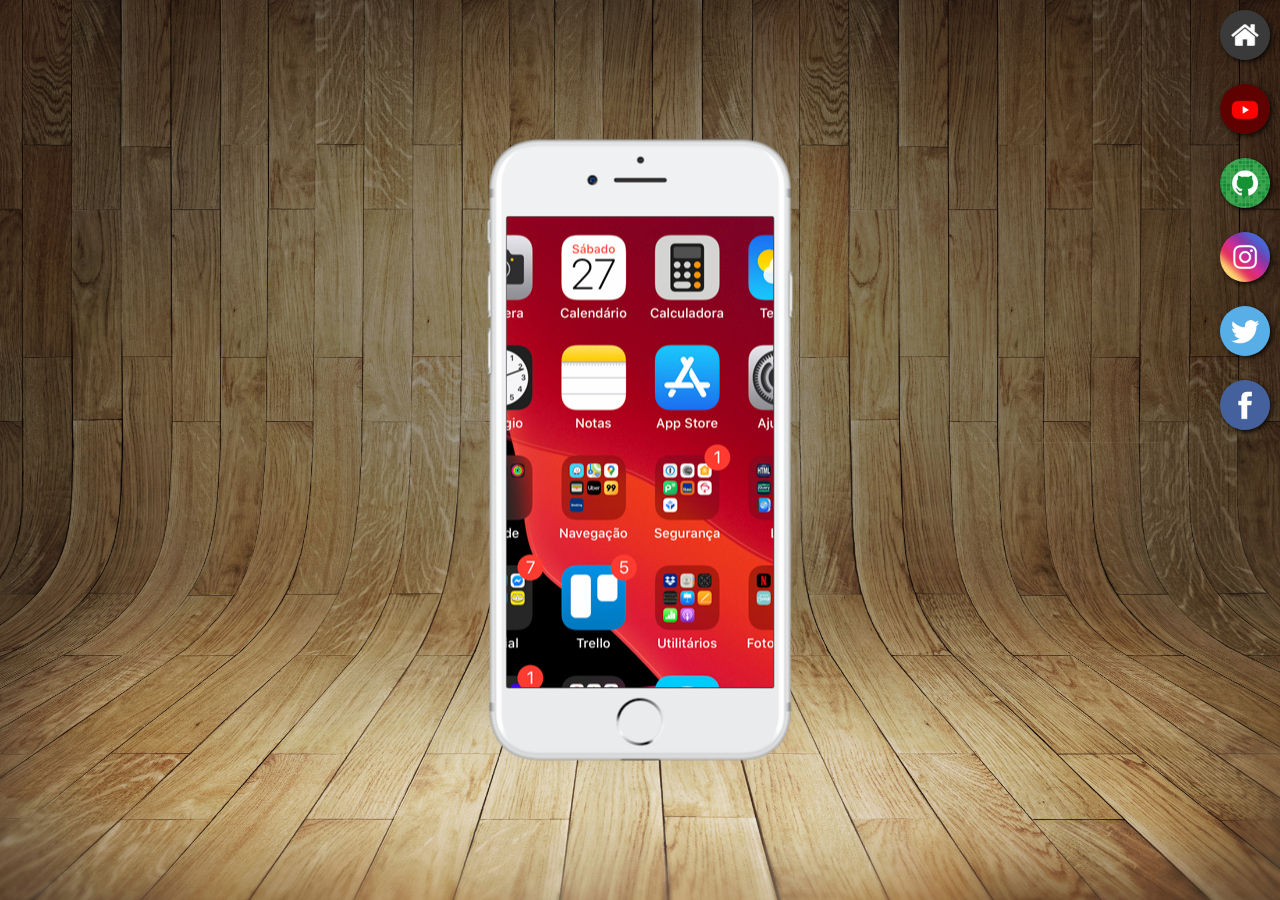
<file: projeto-redesocial/index.html>
<!DOCTYPE html>
<html lang="pt-br">
<head>
    <meta charset="UTF-8">
    <meta name="viewport" content="width=device-width, initial-scale=1.0">
    <link rel="shortcut icon" href="favicon.ico" type="image/x-icon">
    <title>Projeto Rede Social</title>
    <link rel="stylesheet" href="estilos/style.css">
    
</head>
<body>
    <main>
        <section id="telefone">
            <iframe src="home.html" name="tela" id="tela" frameborder="0" >
                Seu navegador não é compativel com isso.
            </iframe>

        </section>

        <section id="redes-sociais">
            <a href="home.html" target="tela" ><img src="imagens/logo-home.jpg" alt="home"></a><br>
            <a href="youtube.html" target="tela"><img src="imagens/logo-youtube.jpg" alt="logo-youtube"></a><br>
            <a href="gihub.html" target="tela"><img  src="imagens/logo-github.jpg" alt="logo-github"></a><br>
            <a href="instagram.html" target="tela"><img  src="imagens/logo-instagram.jpg" alt="logo-instagram"></a><br>
            <a href="twitter.html" target="tela"><img  src="imagens/logo-twitter.jpg" alt="logo-twitter" target="tela"></a><br>
            <a href="facebook.html" target="tela"><img src="imagens/logo-facebook.jpg" alt="logo-facebook"></a><br>
        
        </section>
    </main>
 
</body>
</html>
</file>
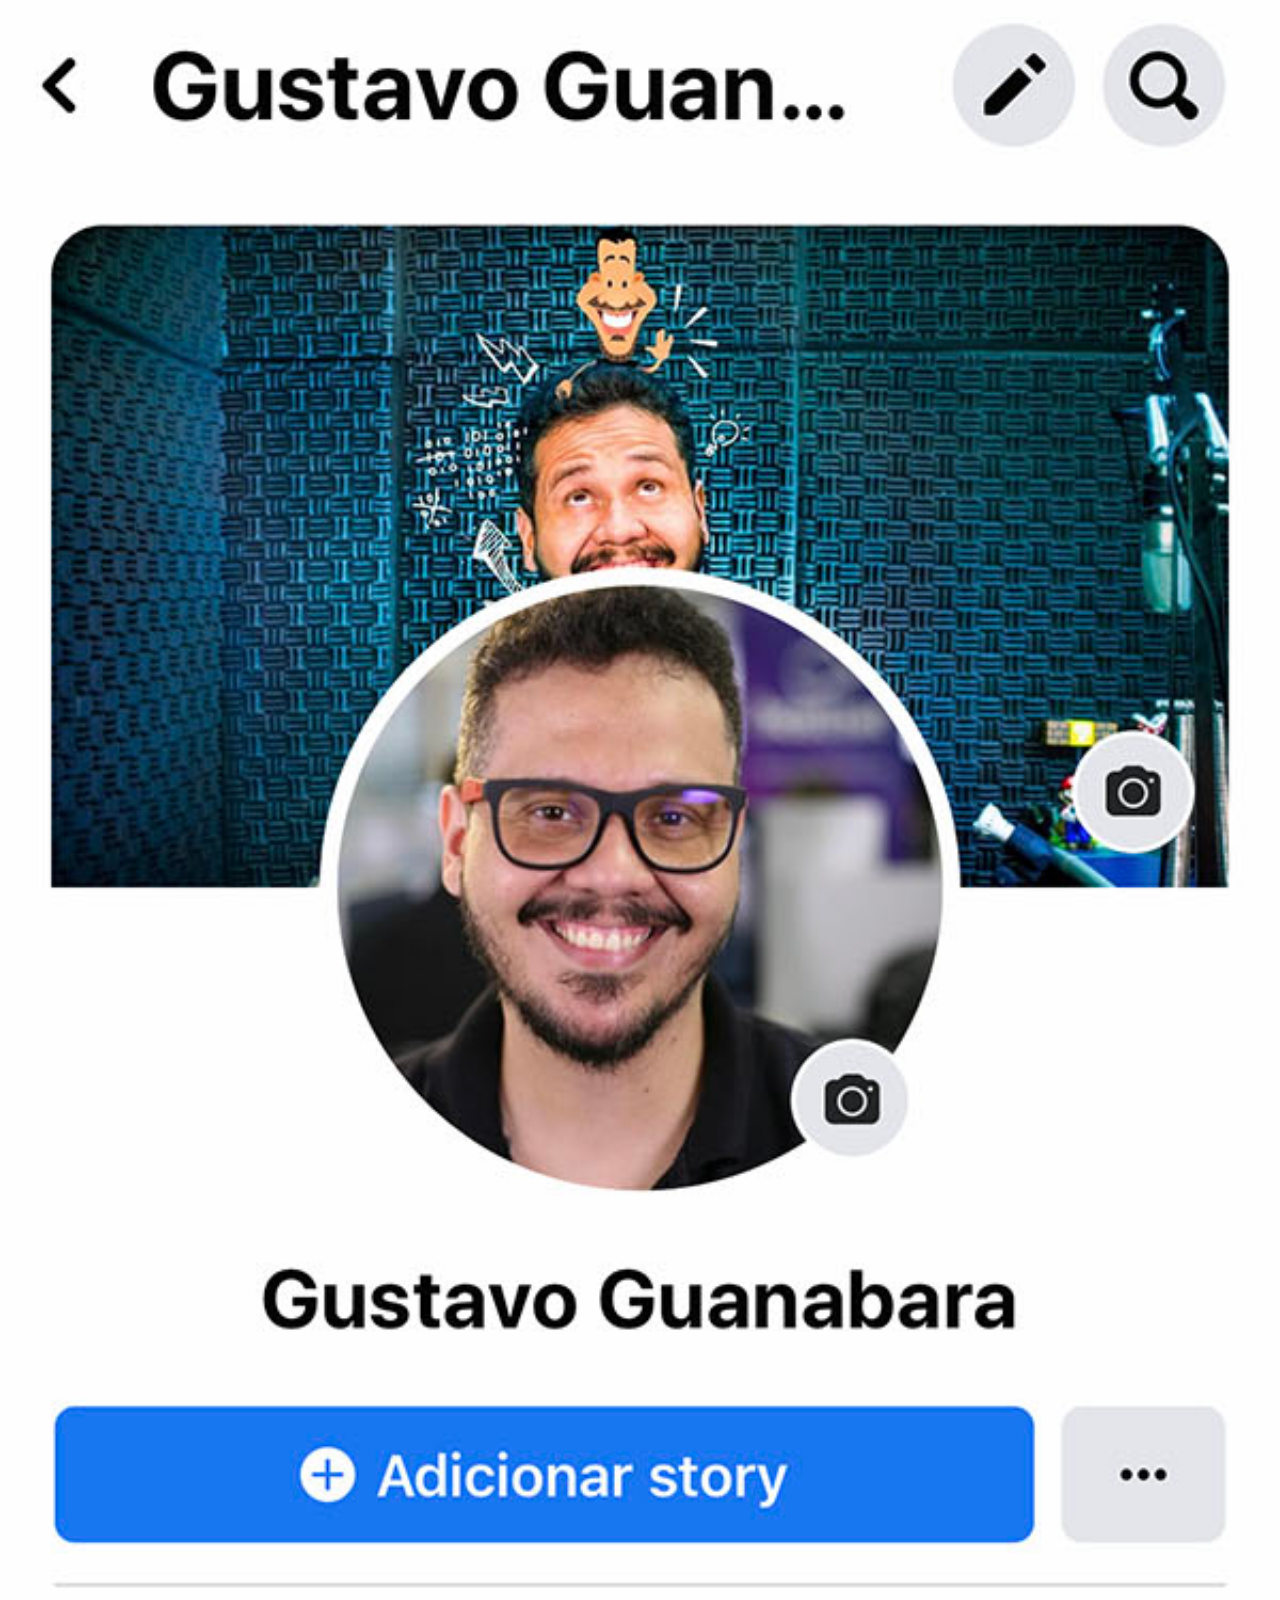
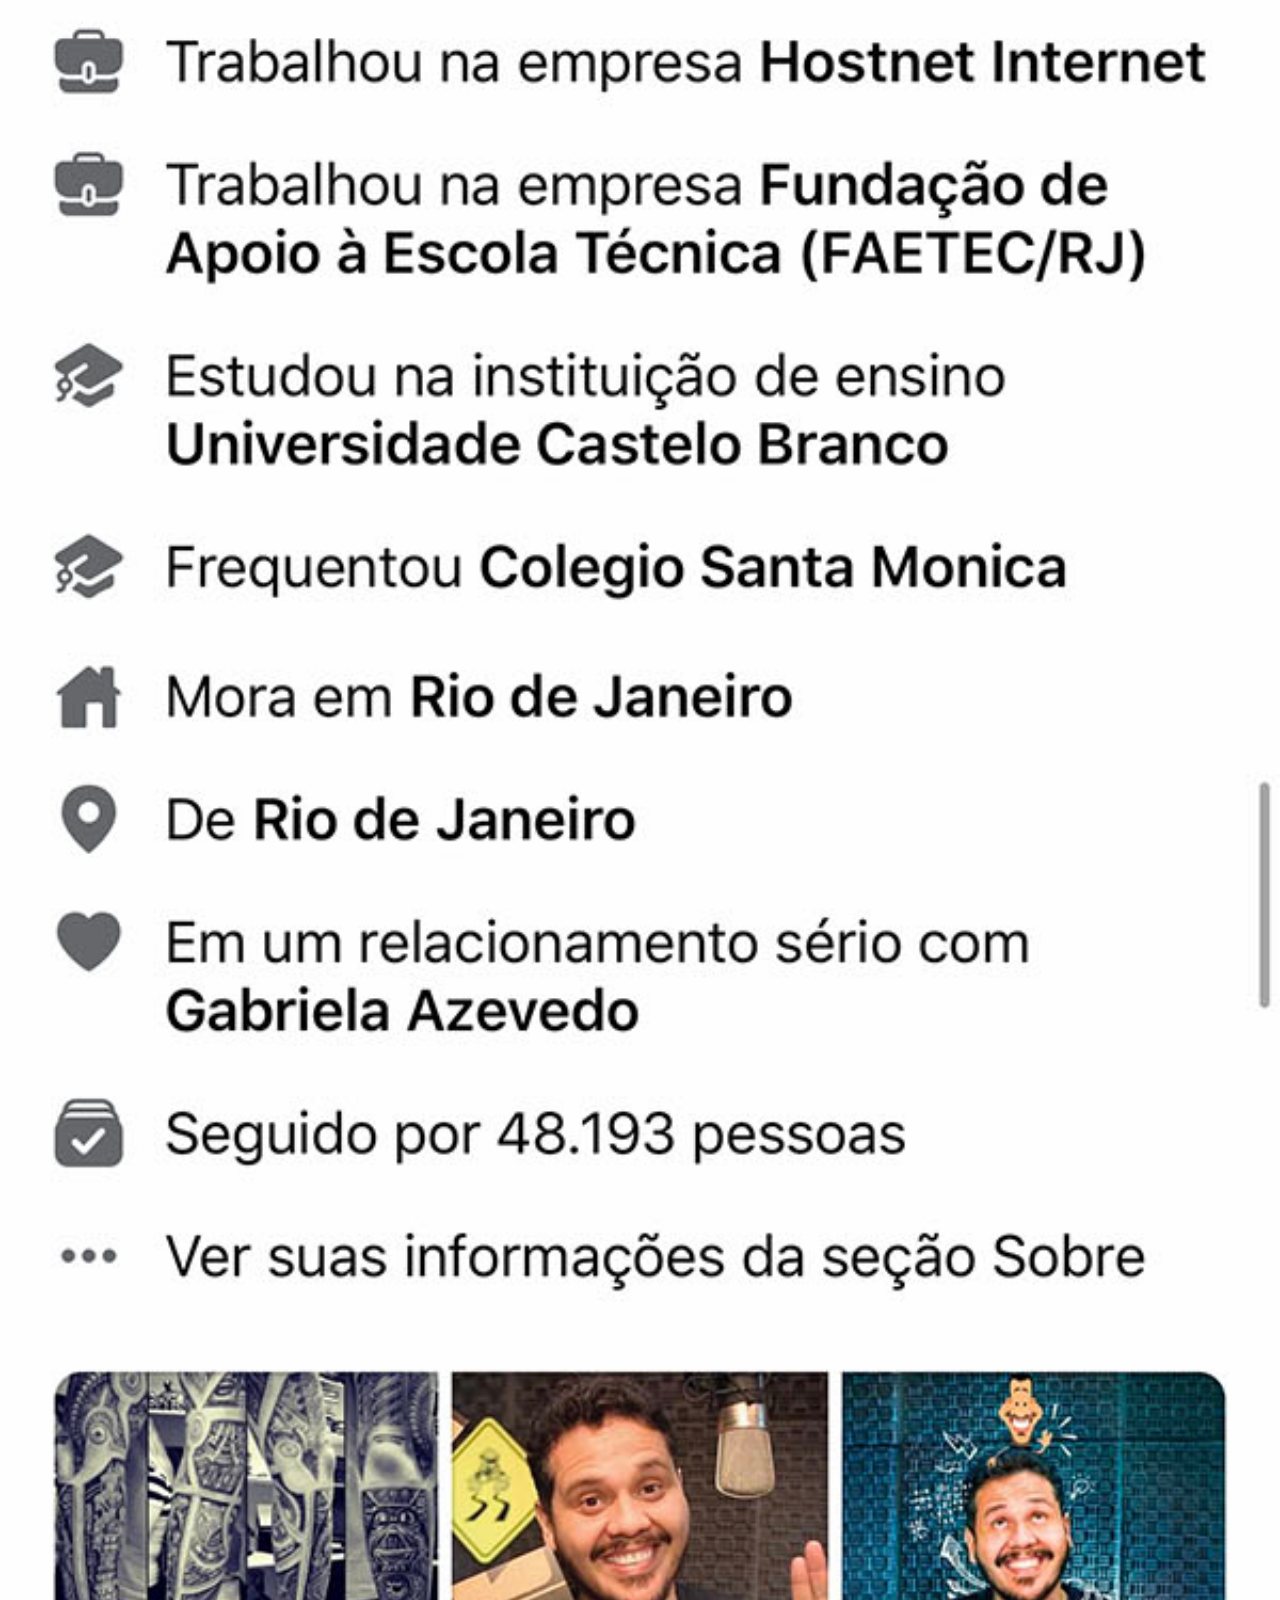
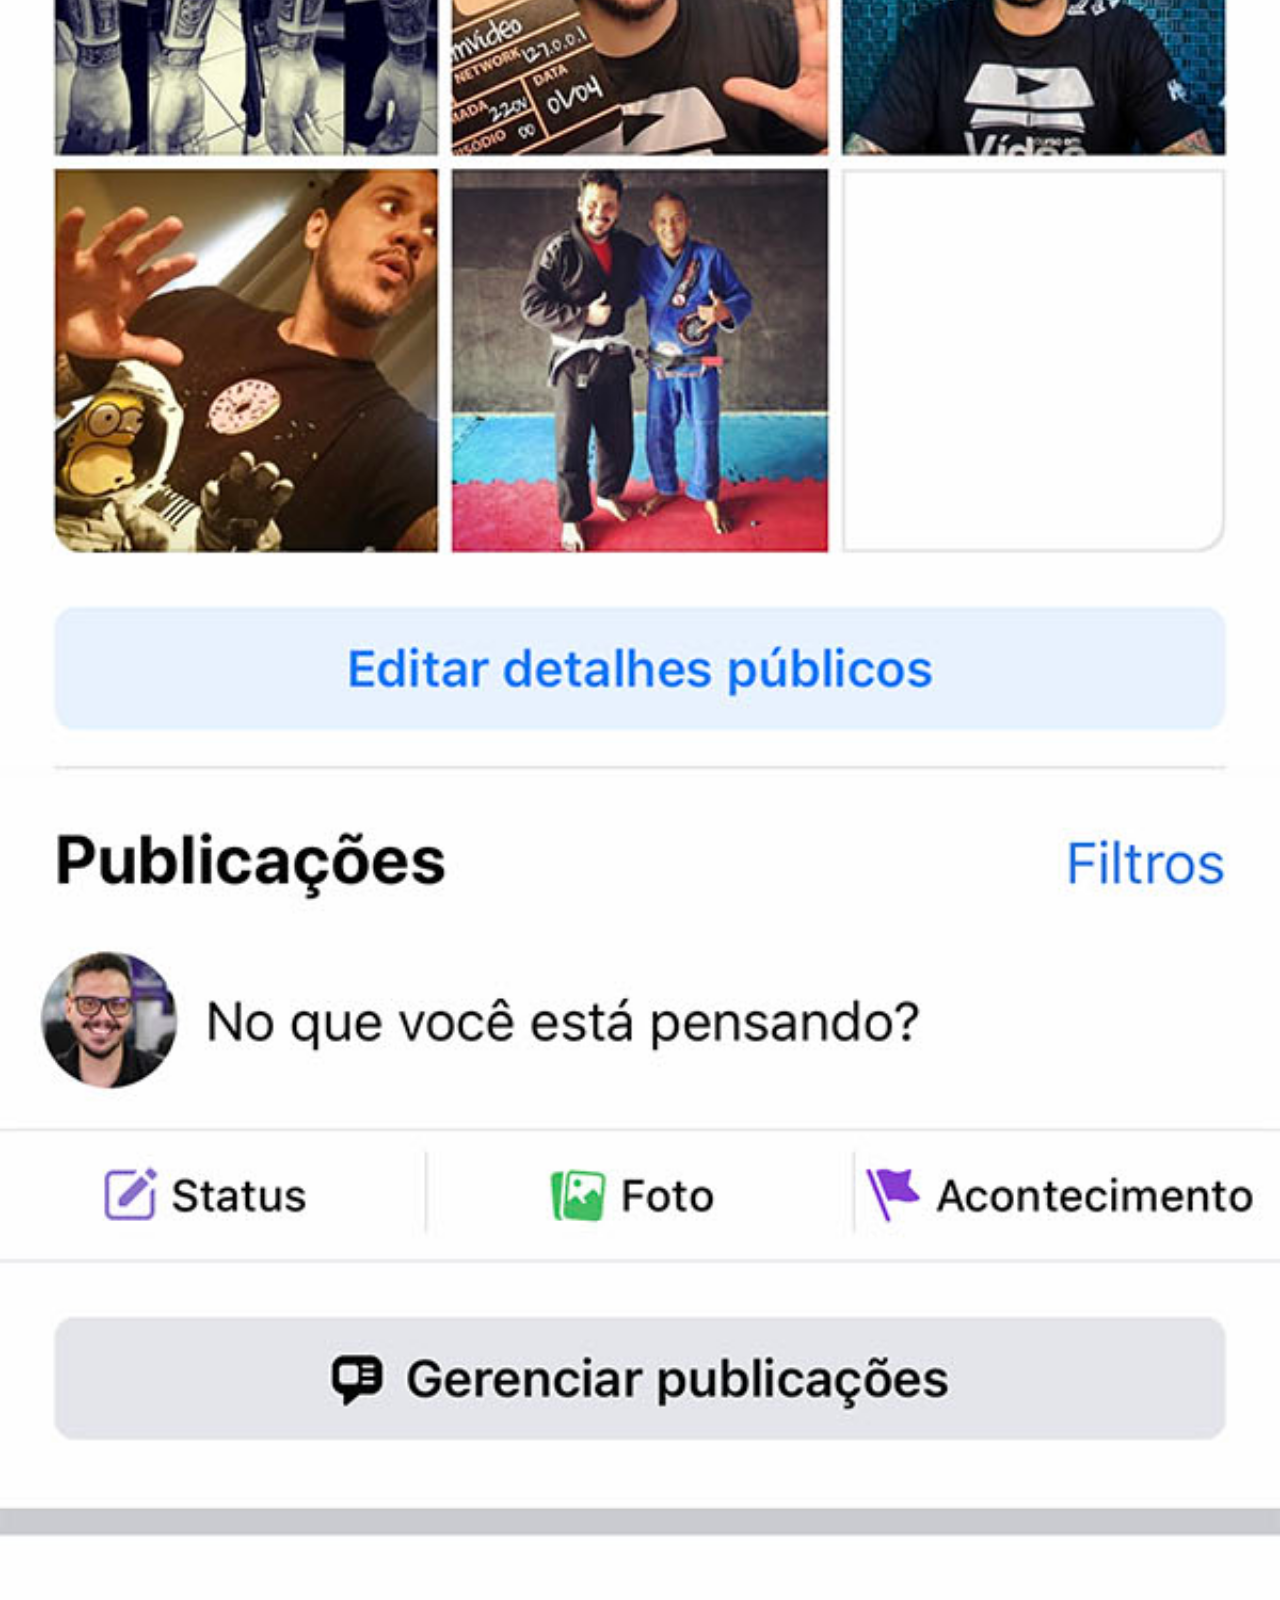
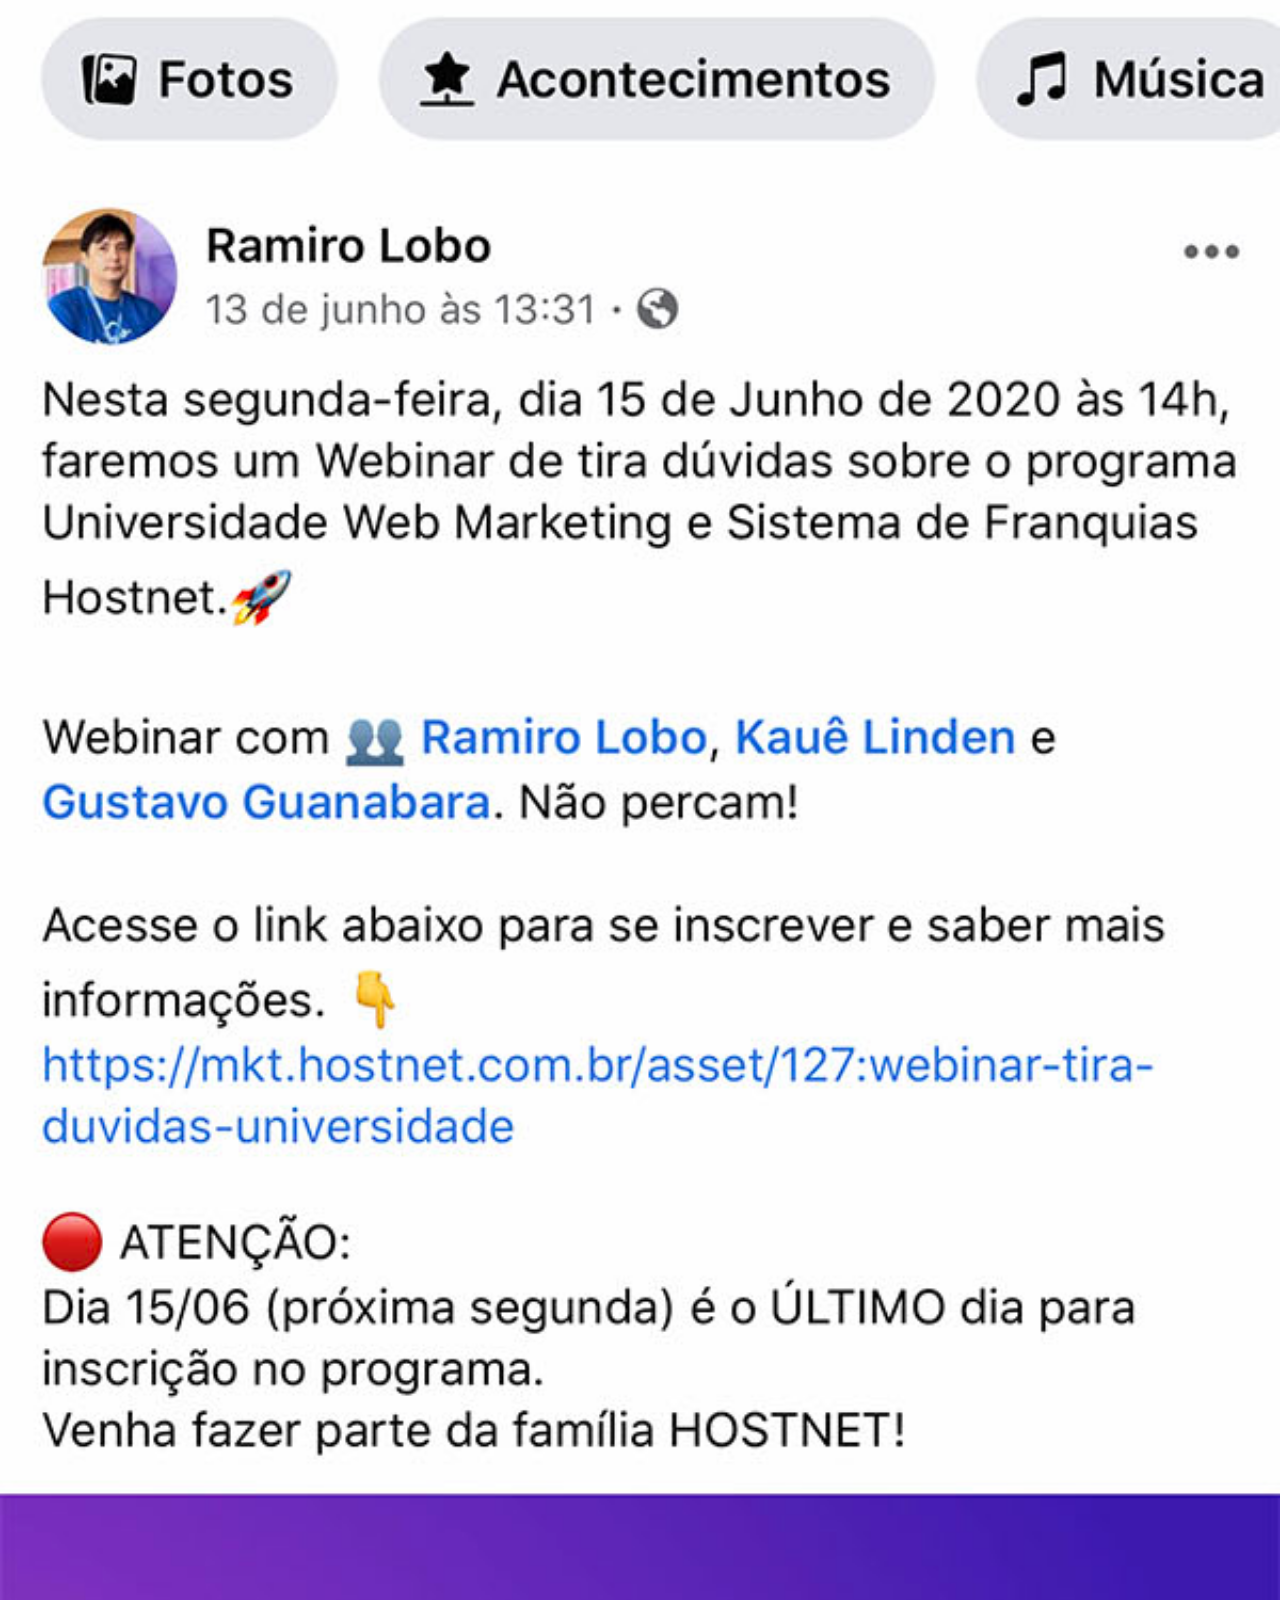
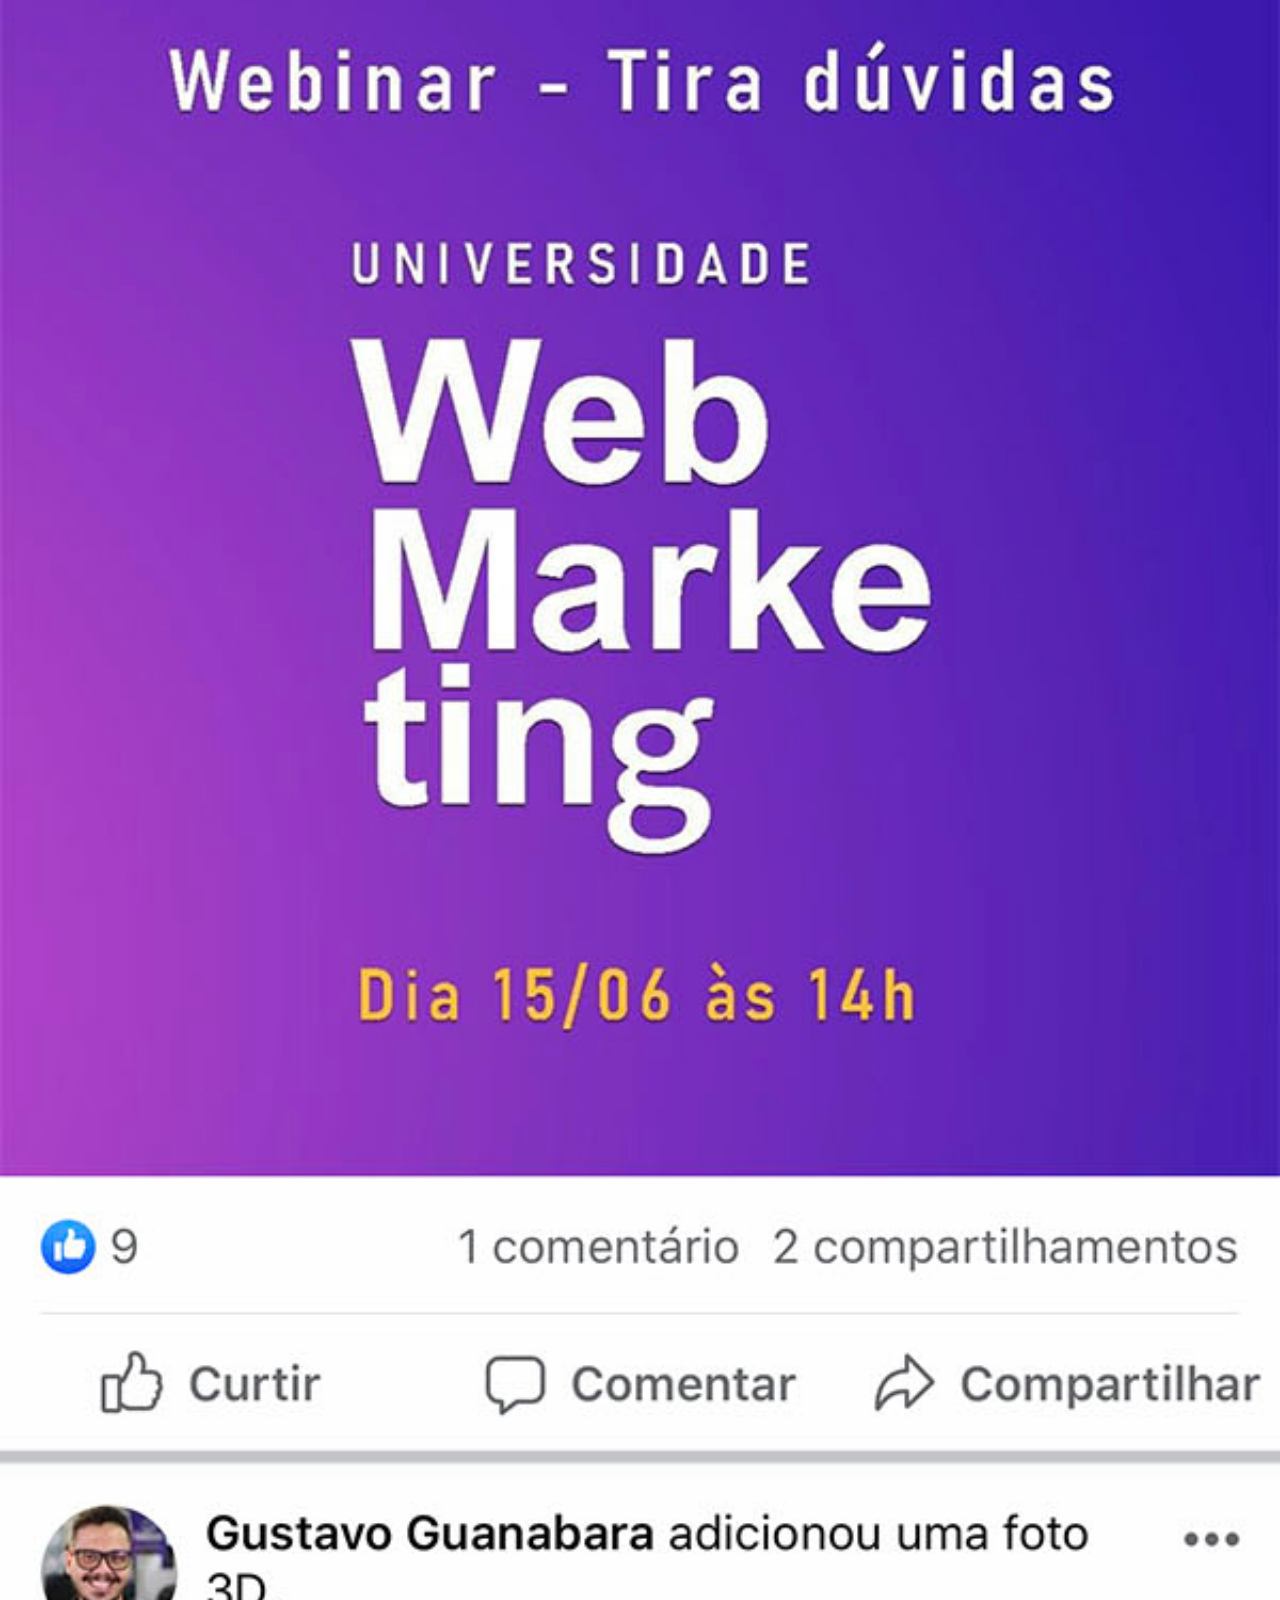
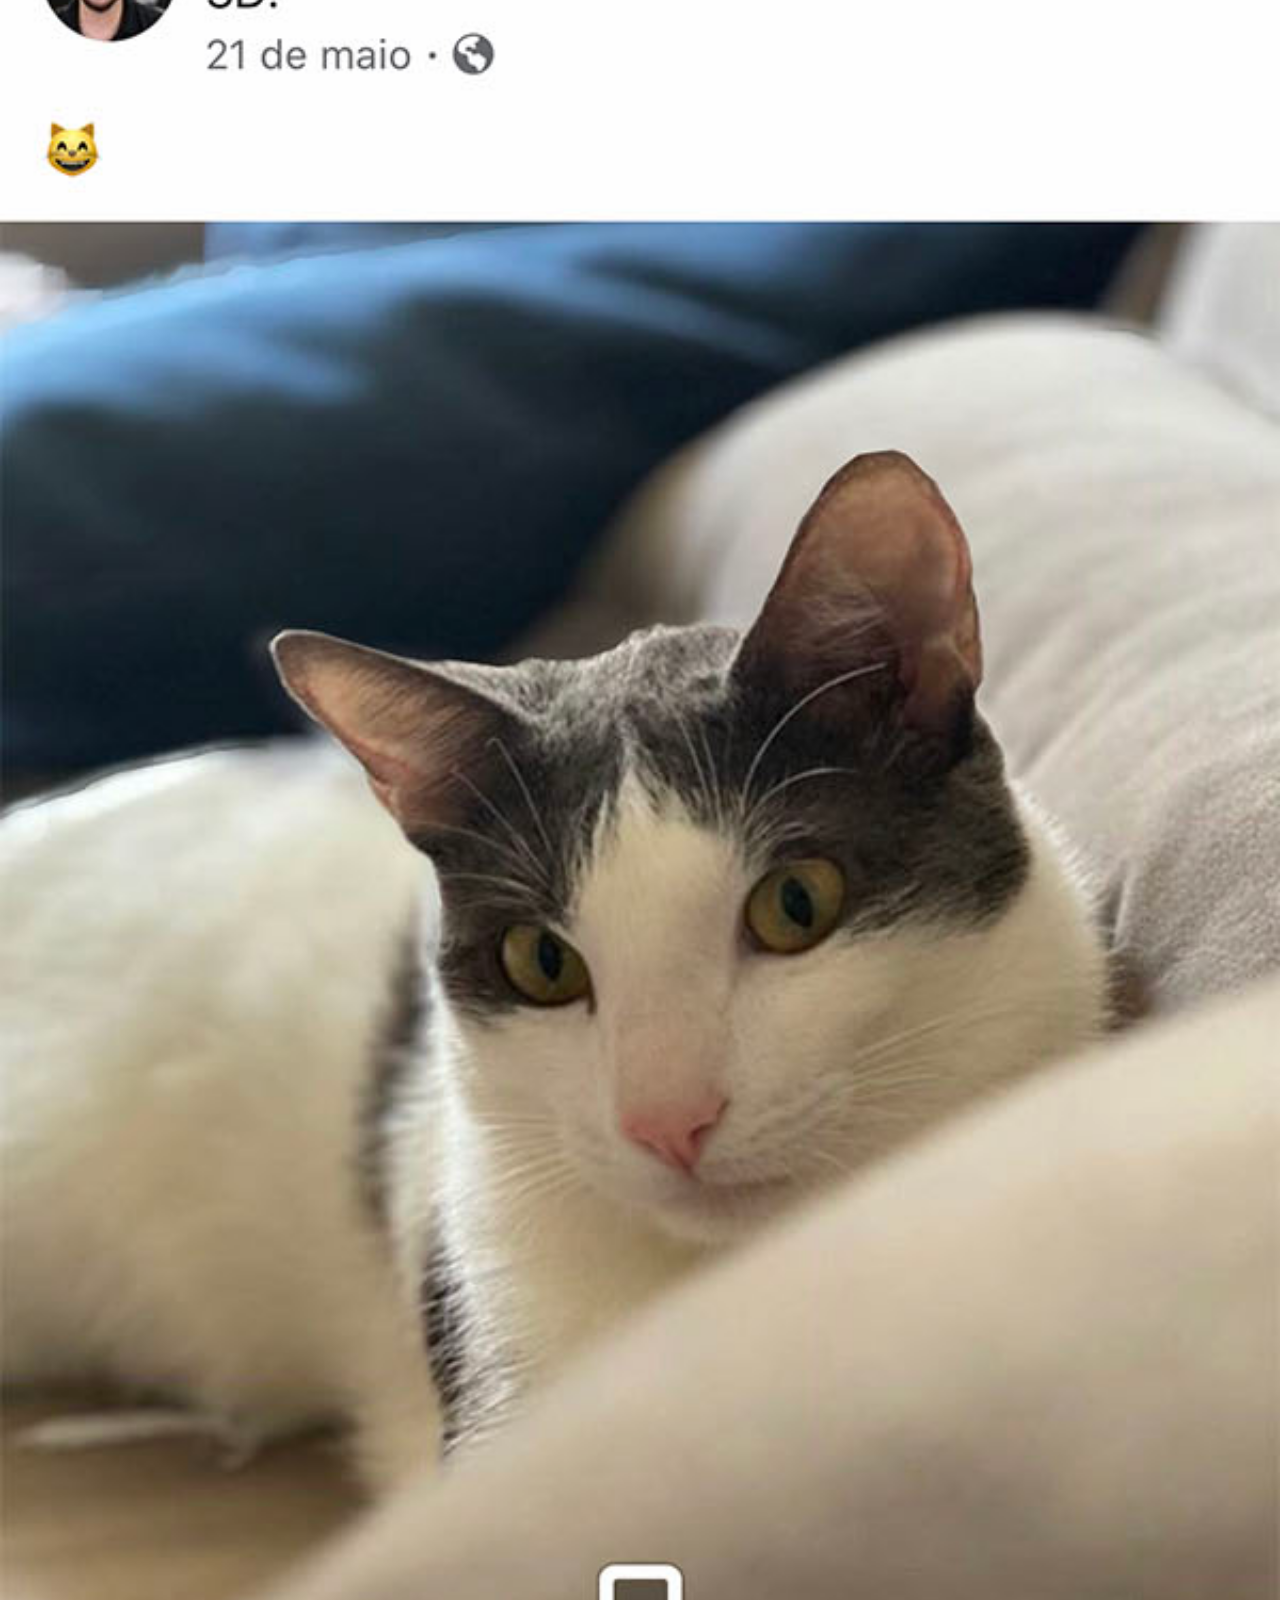
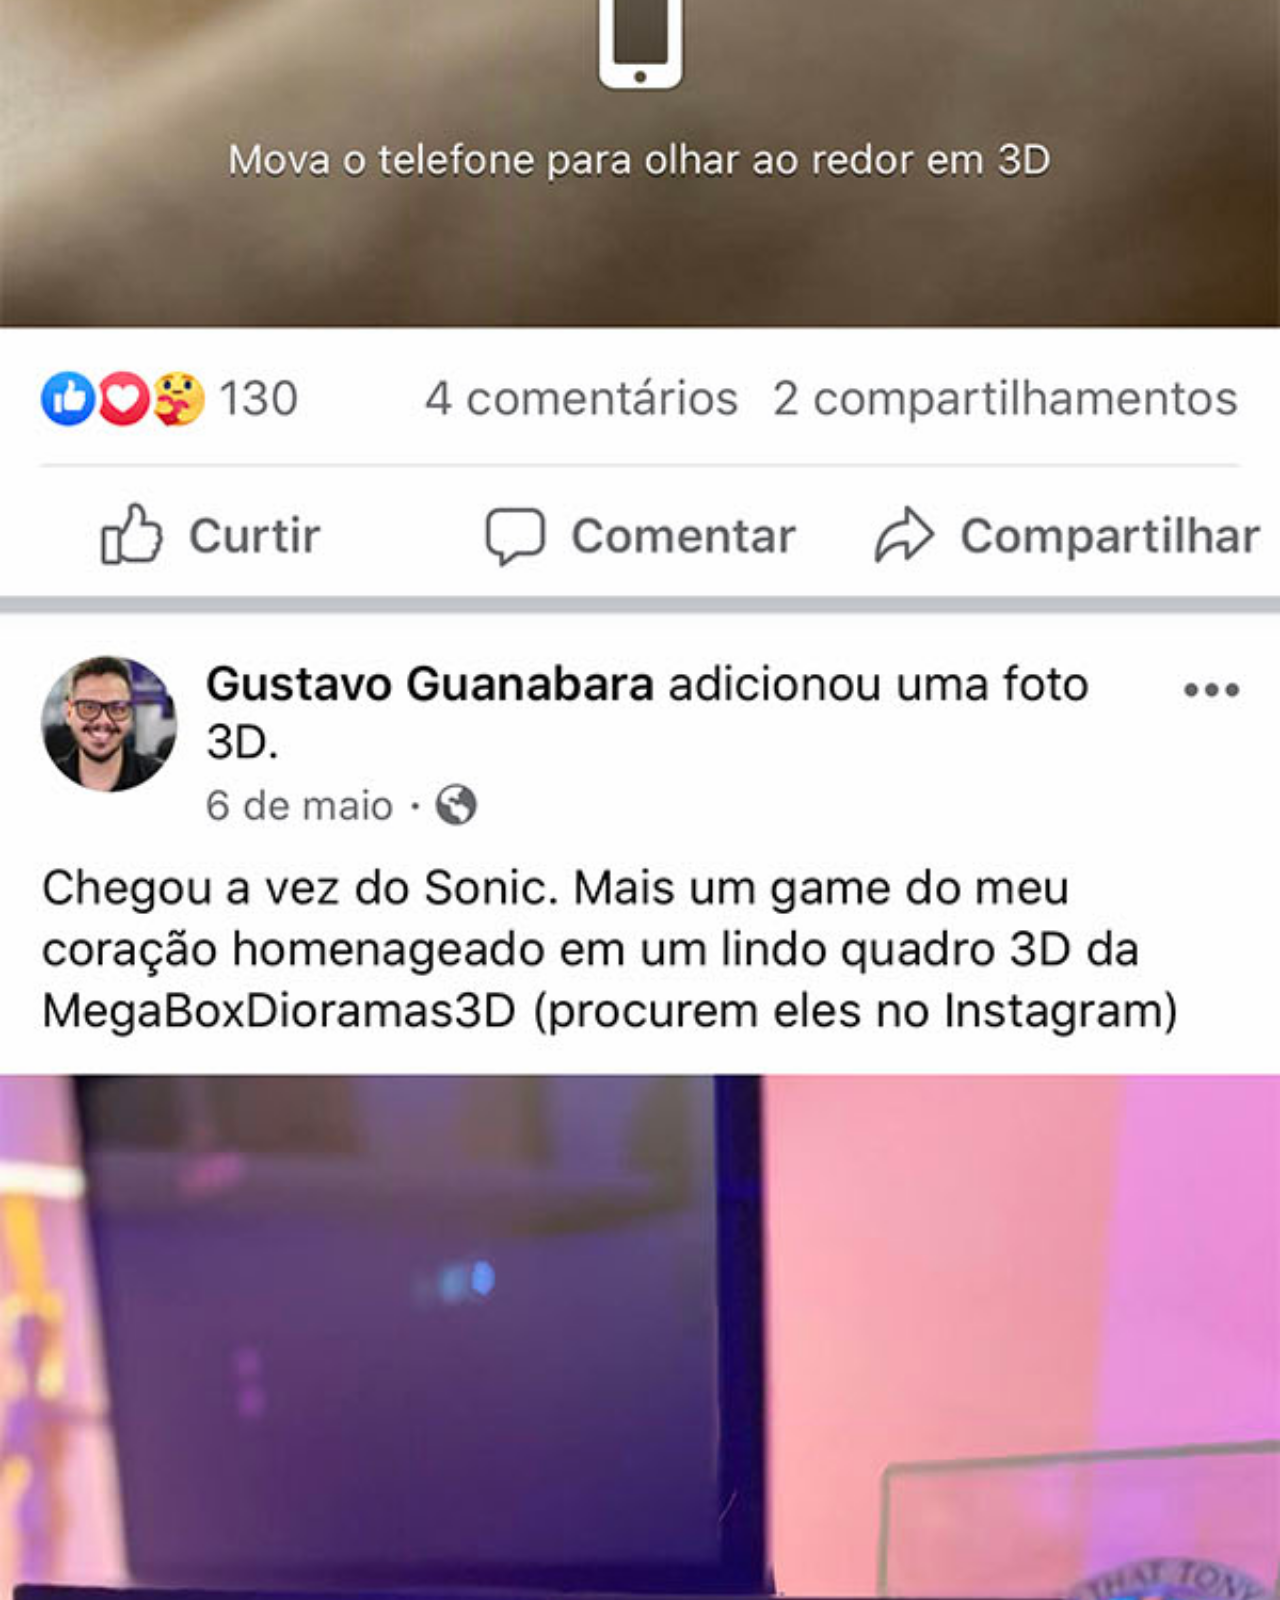
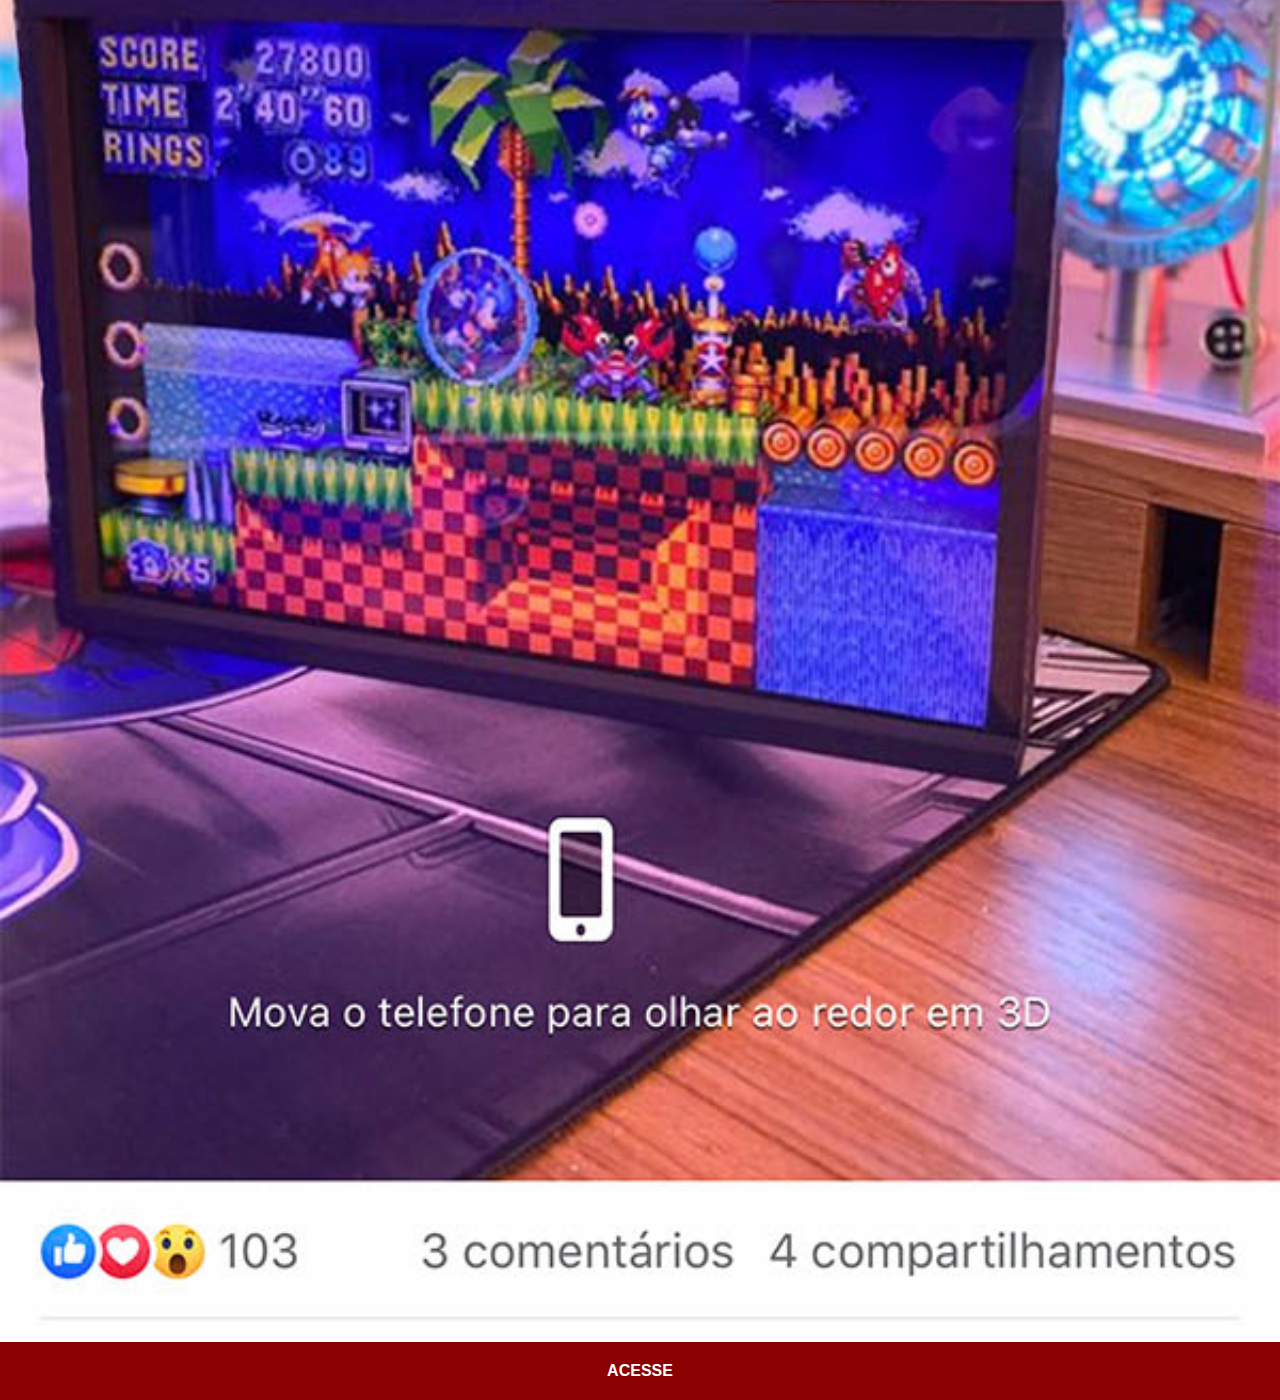
<file: projeto-redesocial/facebook.html>
<!DOCTYPE html>
<html lang="pt-br">
<head>
    <meta charset="UTF-8">
    <meta name="viewport" content="width=device-width, initial-scale=1.0">
    <title>Facebook</title>
    <link rel="stylesheet" href="estilos/social.css">
</head>
<body>
    <img src="imagens/tela-facebook.jpg" alt="">
    <a href="https://facebook.com/" target="_blank">ACESSE</a>
</body>
</html>
</file>
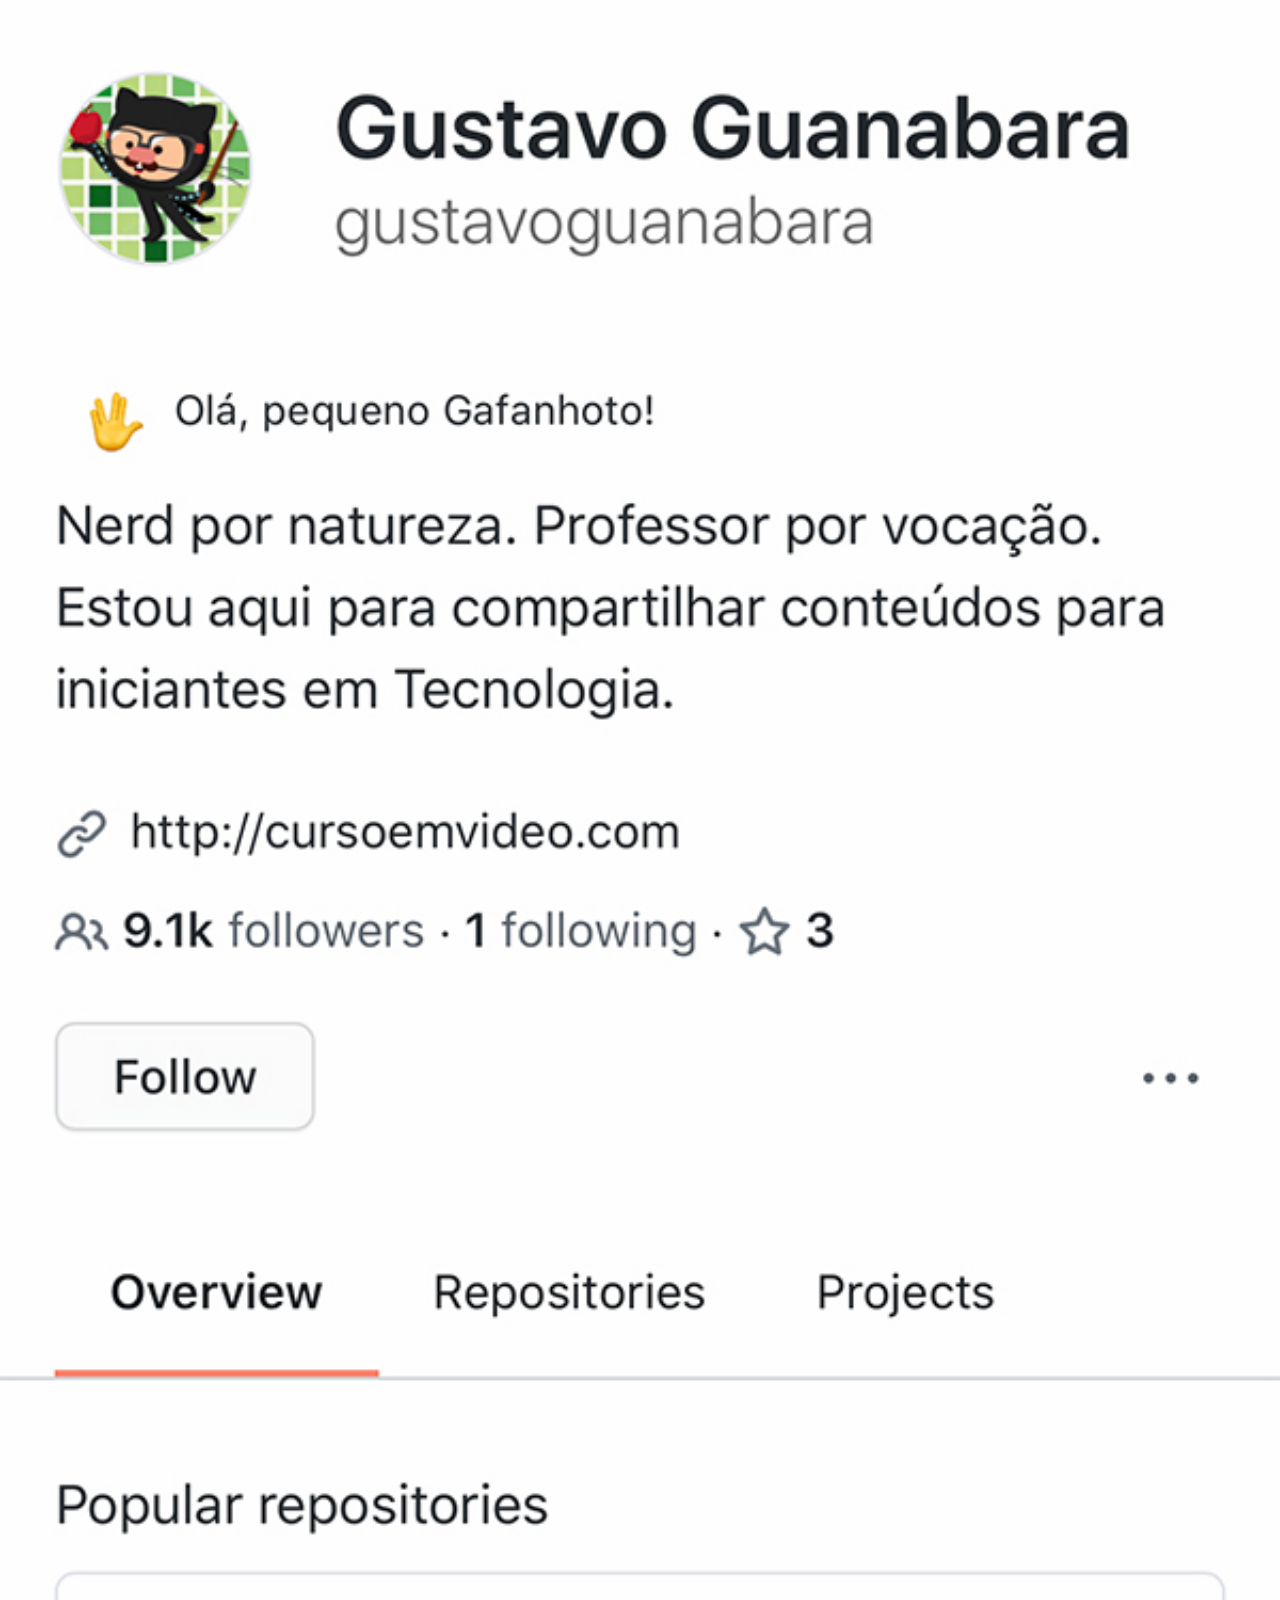
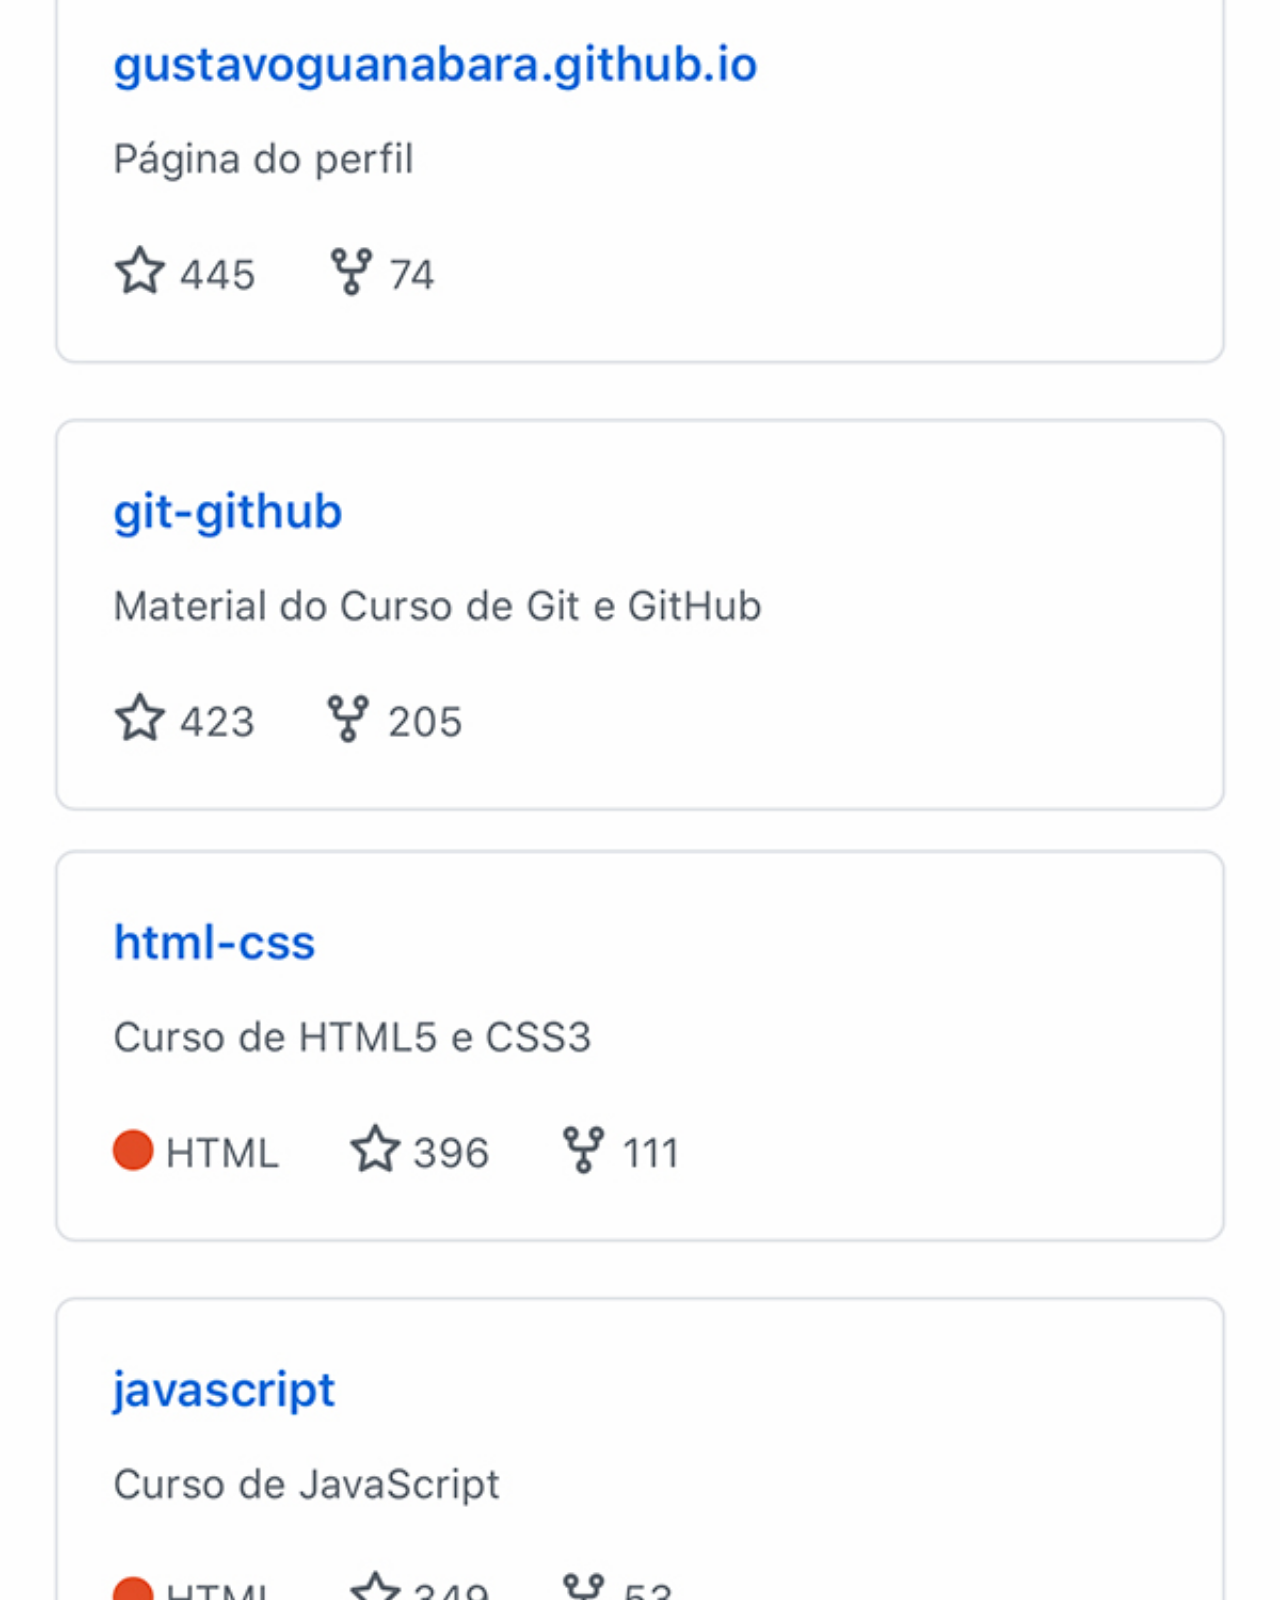
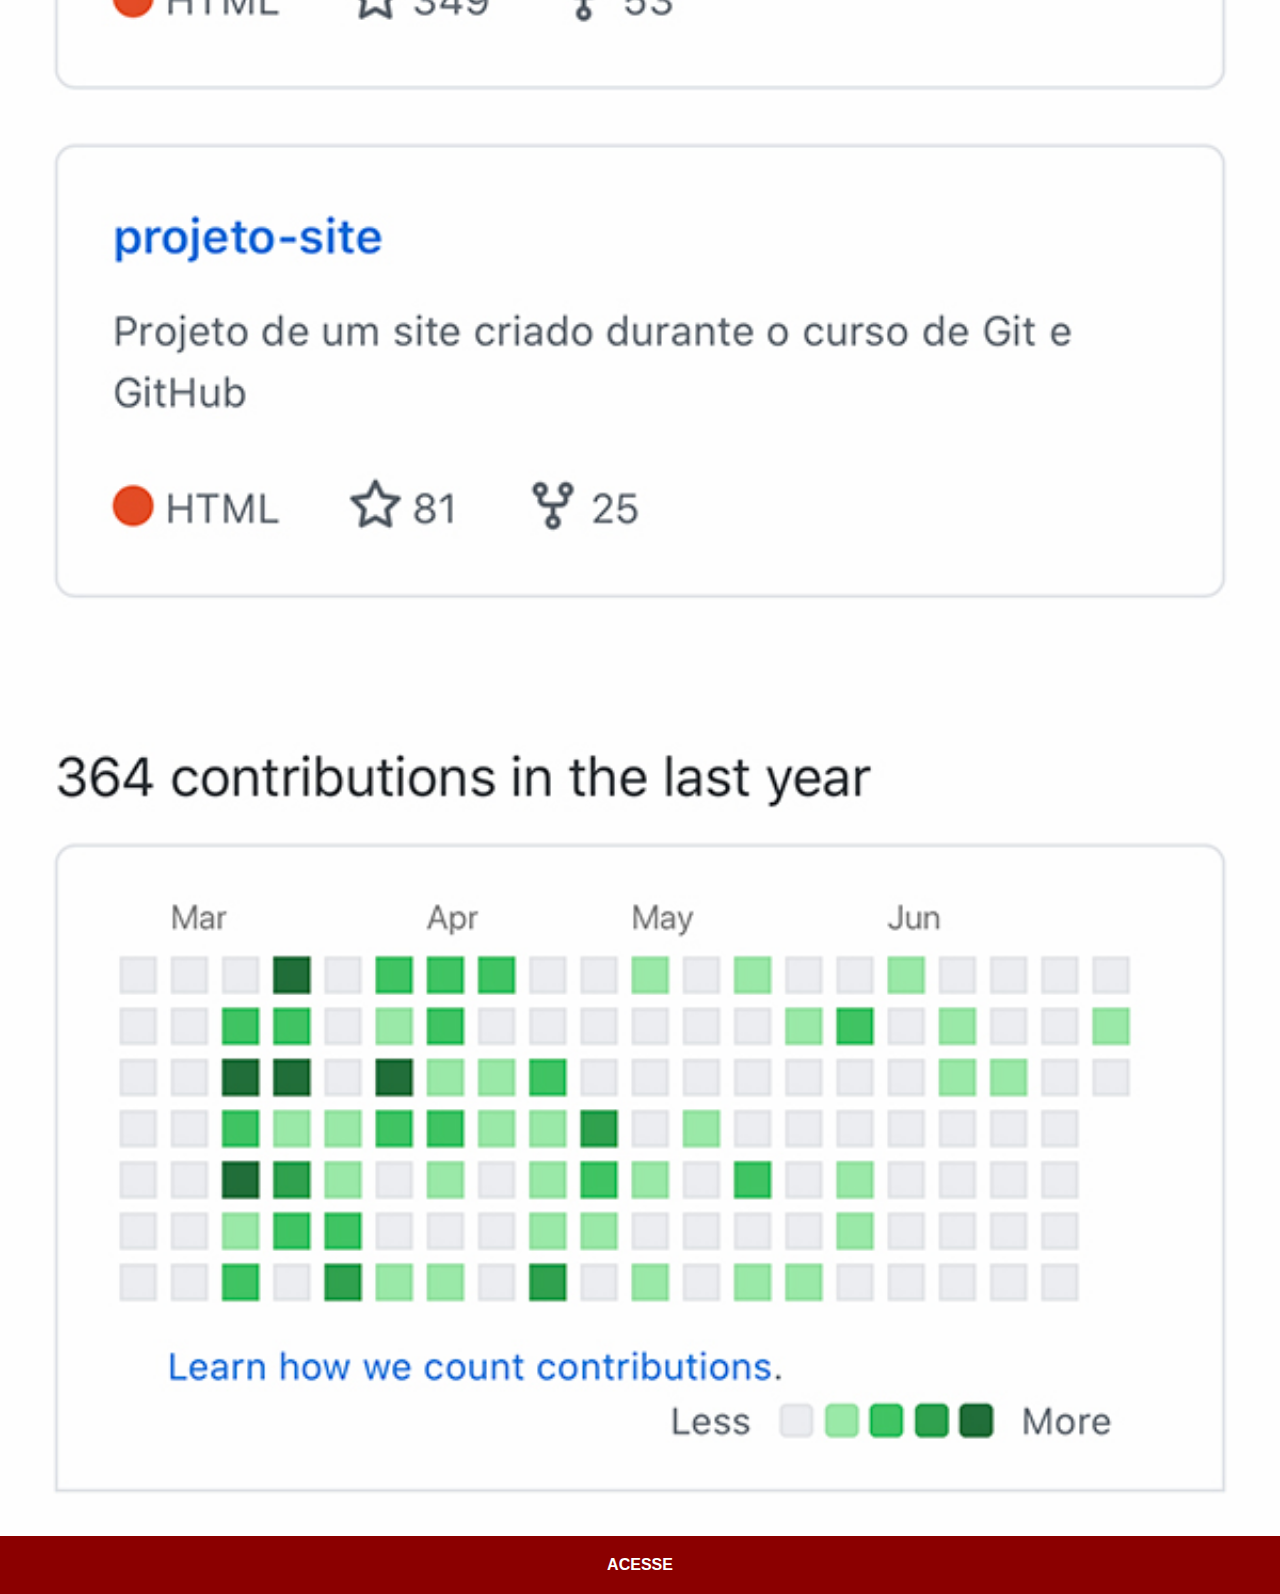
<file: projeto-redesocial/gihub.html>
<!DOCTYPE html>
<html lang="pt-br">
<head>
    <meta charset="UTF-8">
    <meta name="viewport" content="width=device-width, initial-scale=1.0">
    <title>Github</title>
    <link rel="stylesheet" href="estilos/social.css">
</head>
<body>
    <img src="imagens/tela-github.jpg" alt="github">
    <a href="https://github.com/thalysgarcia">ACESSE</a>
</body>
</html>
</file>
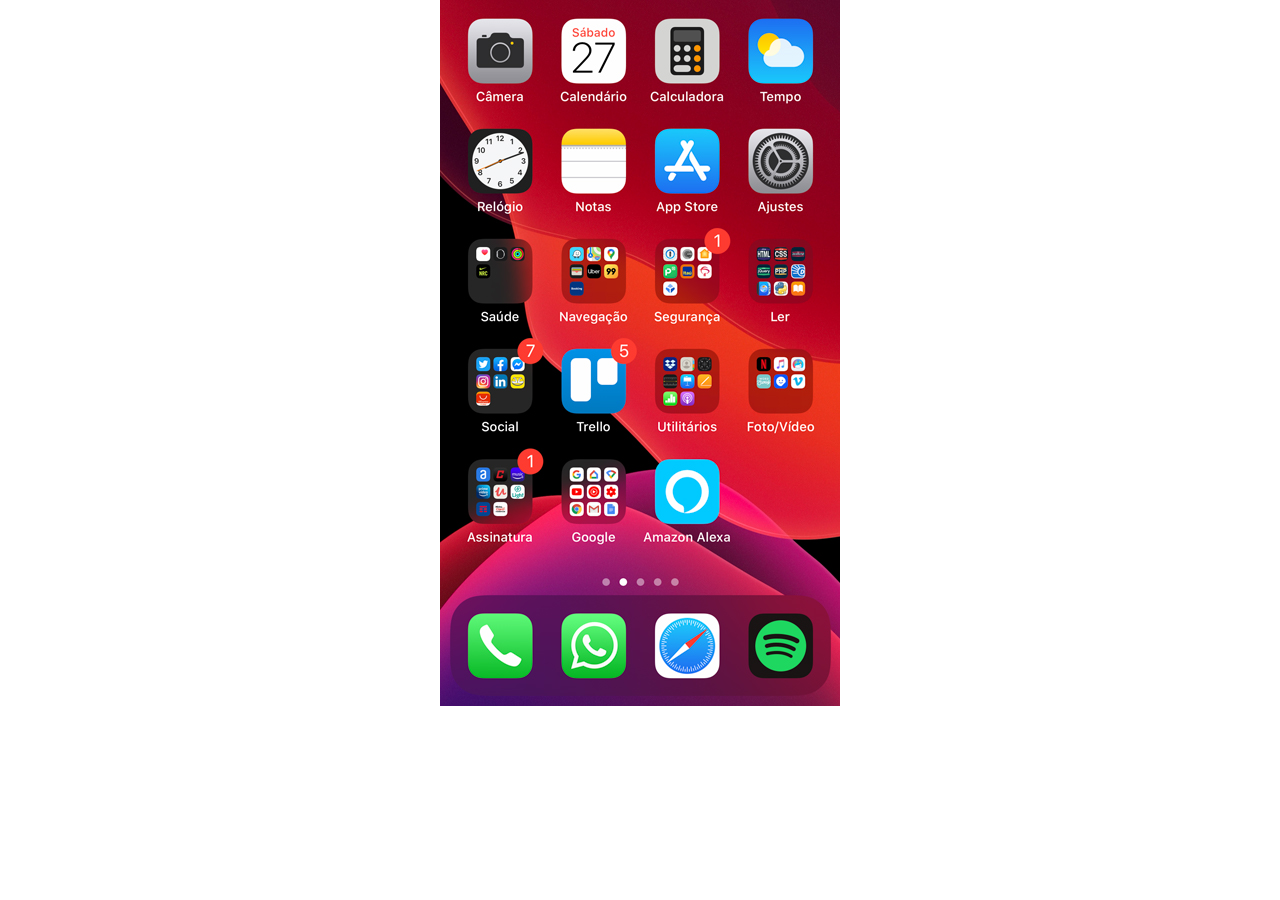
<file: projeto-redesocial/home.html>
<!DOCTYPE html>
<html lang="pt-br">
<head>
    <meta charset="UTF-8">
    <meta name="viewport" content="width=device-width, initial-scale=1.0">
    <title>Home</title>
    <style>
        
        * {
            margin: 0px;
            padding: 0px;
        }

        body {
            width: 100vw;
            height: 100vh;
            background:url('imagens/tela-home.jpg') no-repeat top center;
        }

    </style>
</head>
<body>
    
</body>
</html>
</file>
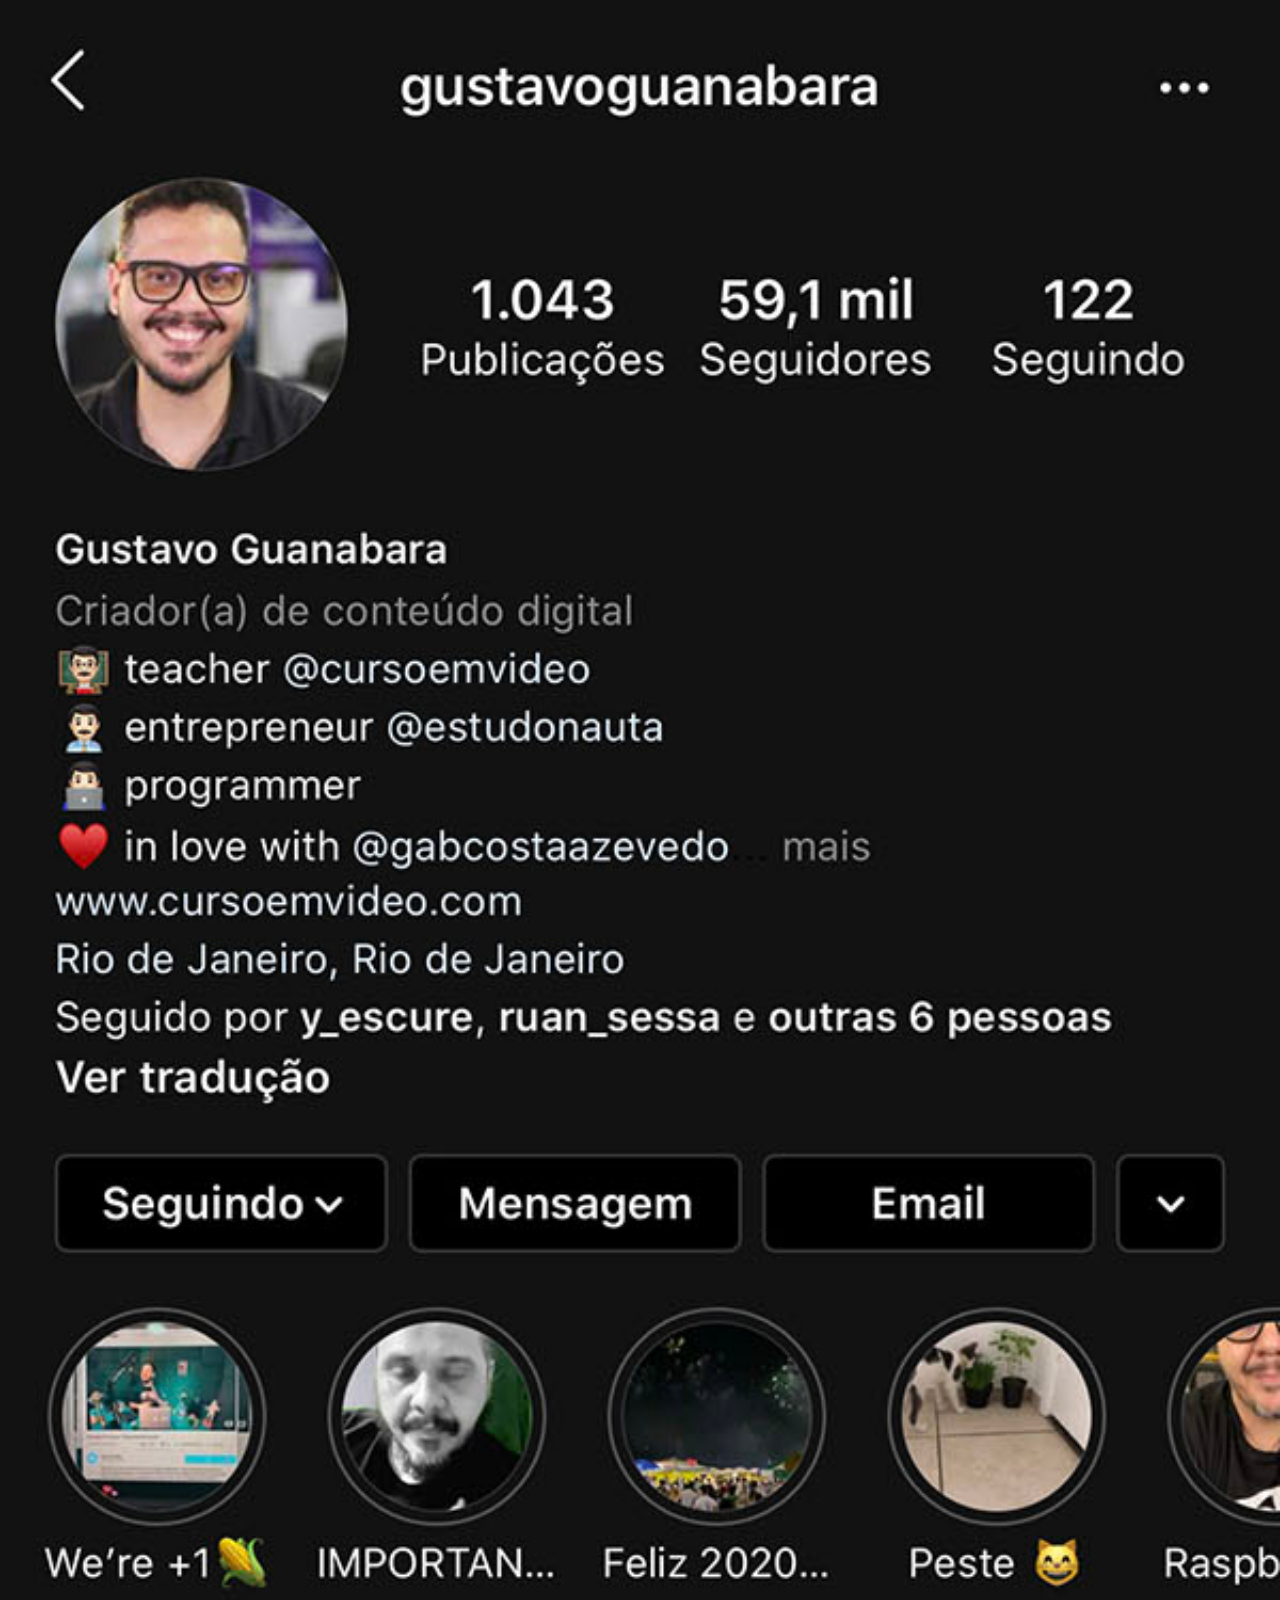
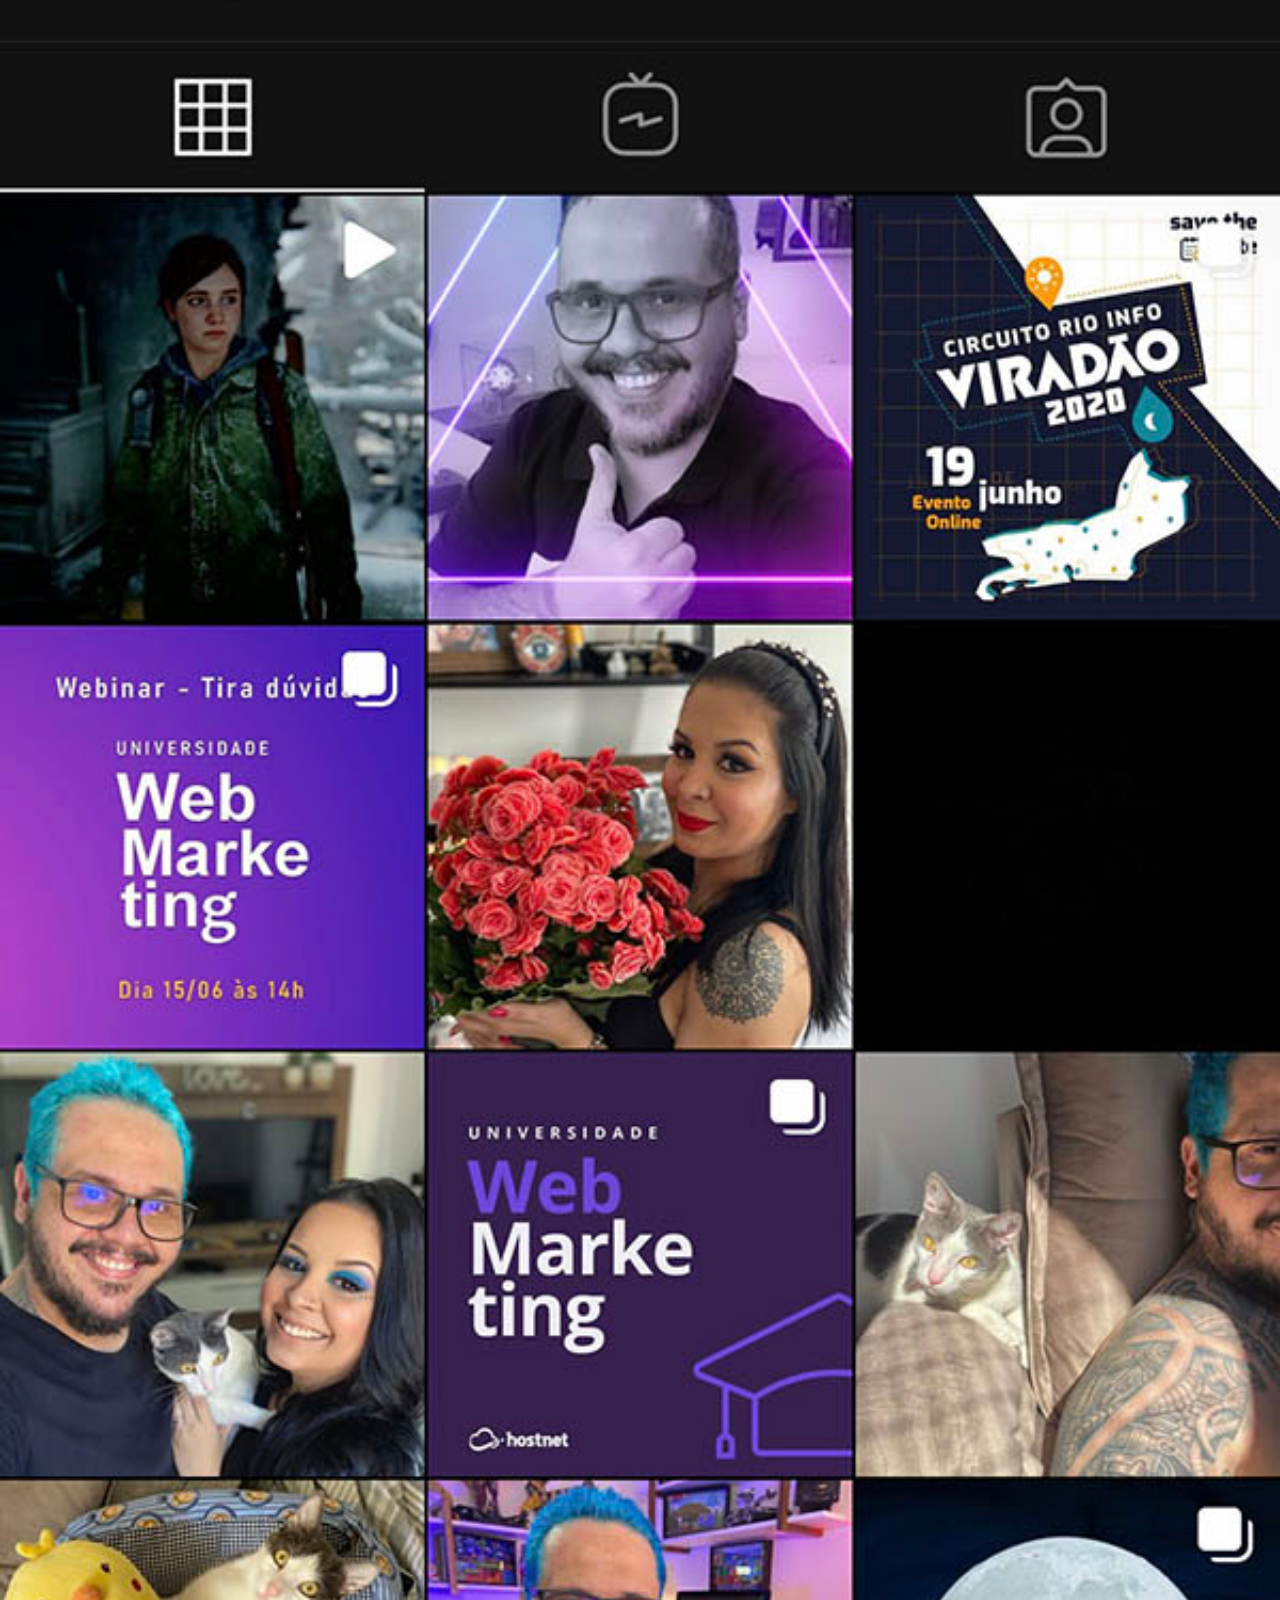
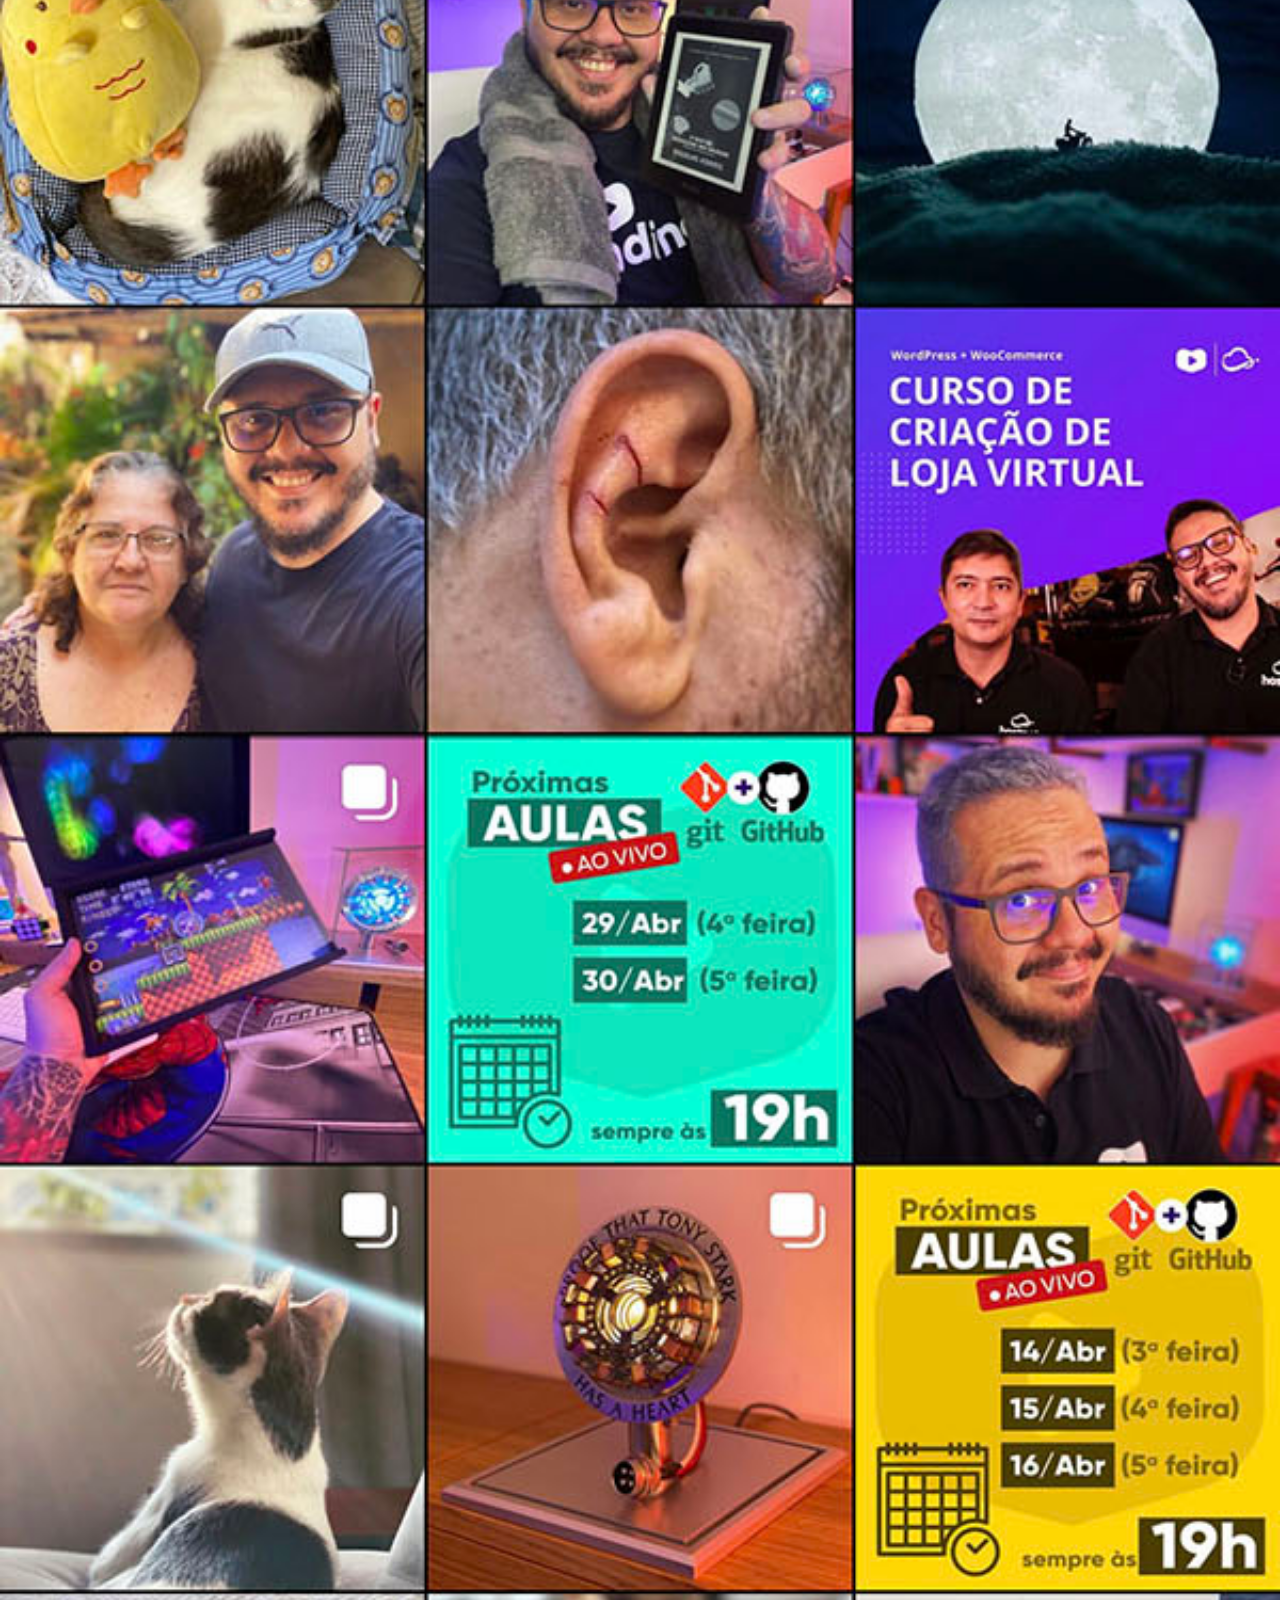
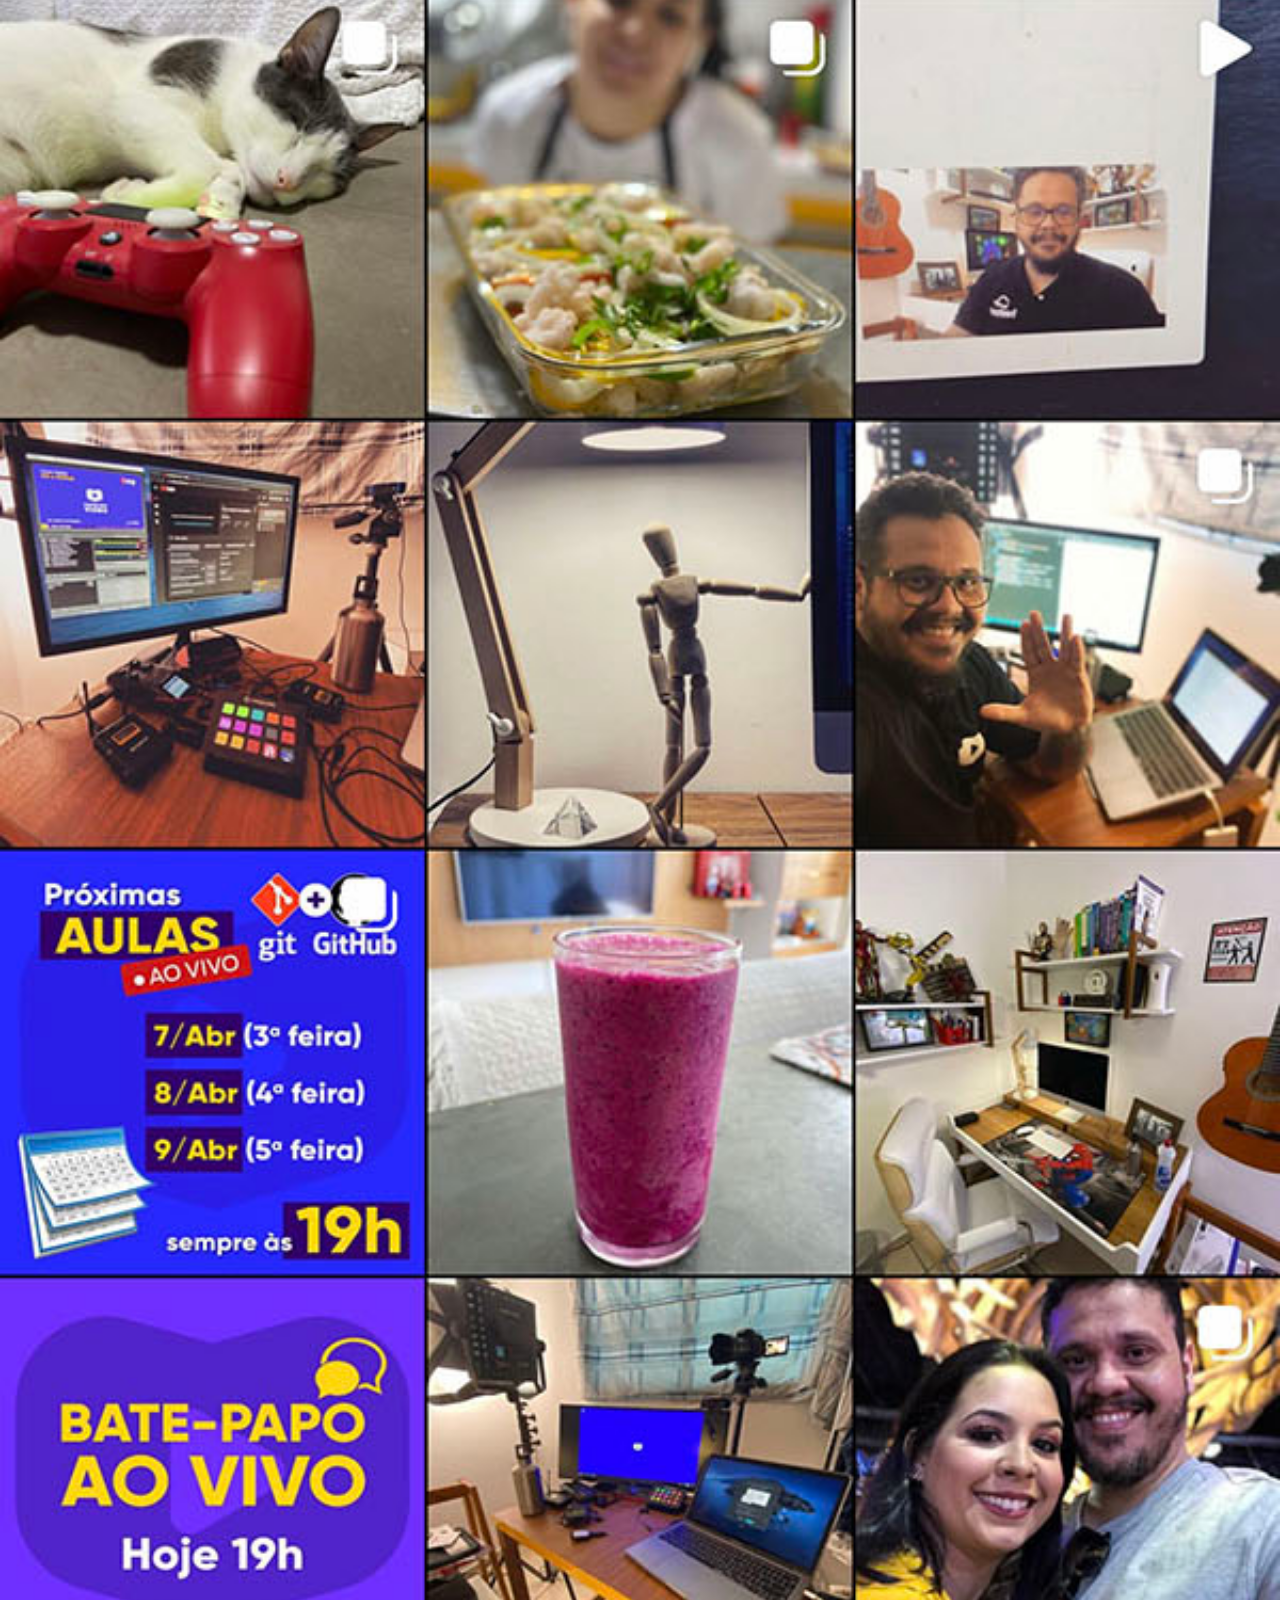
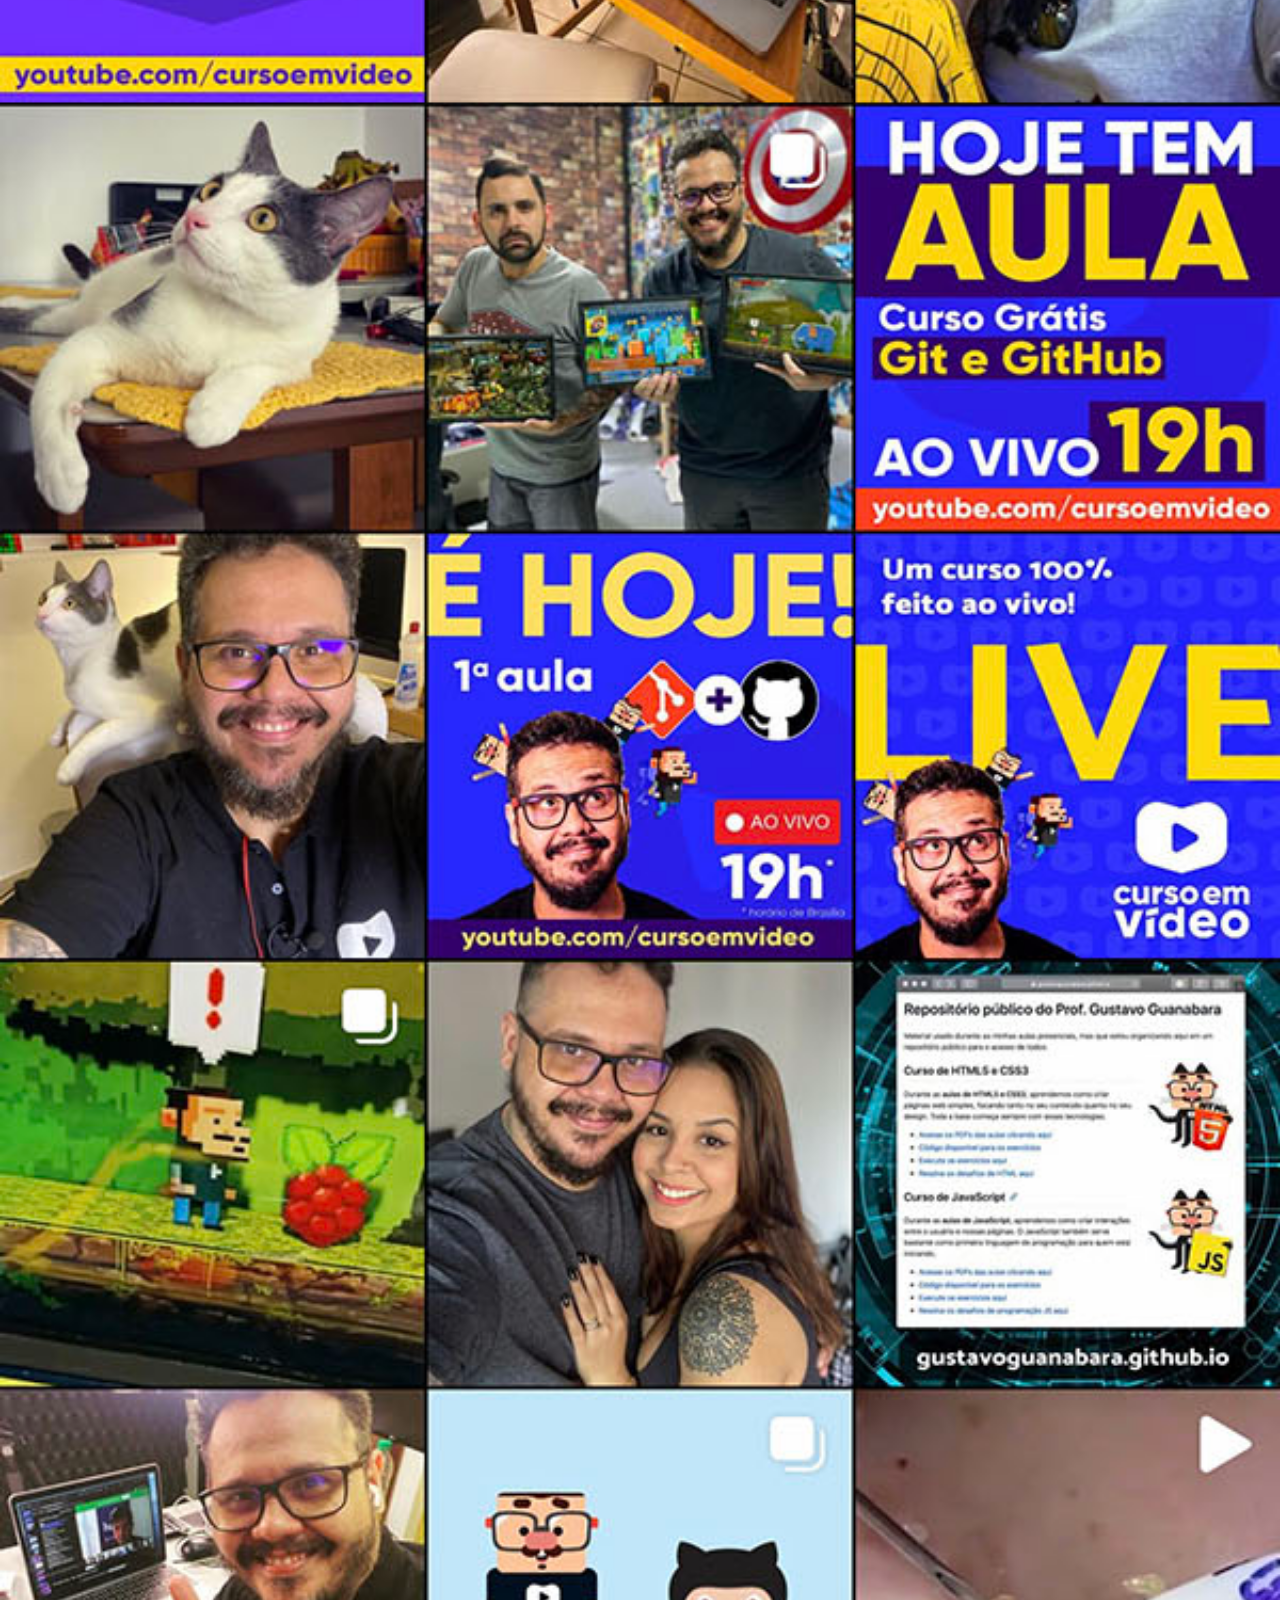
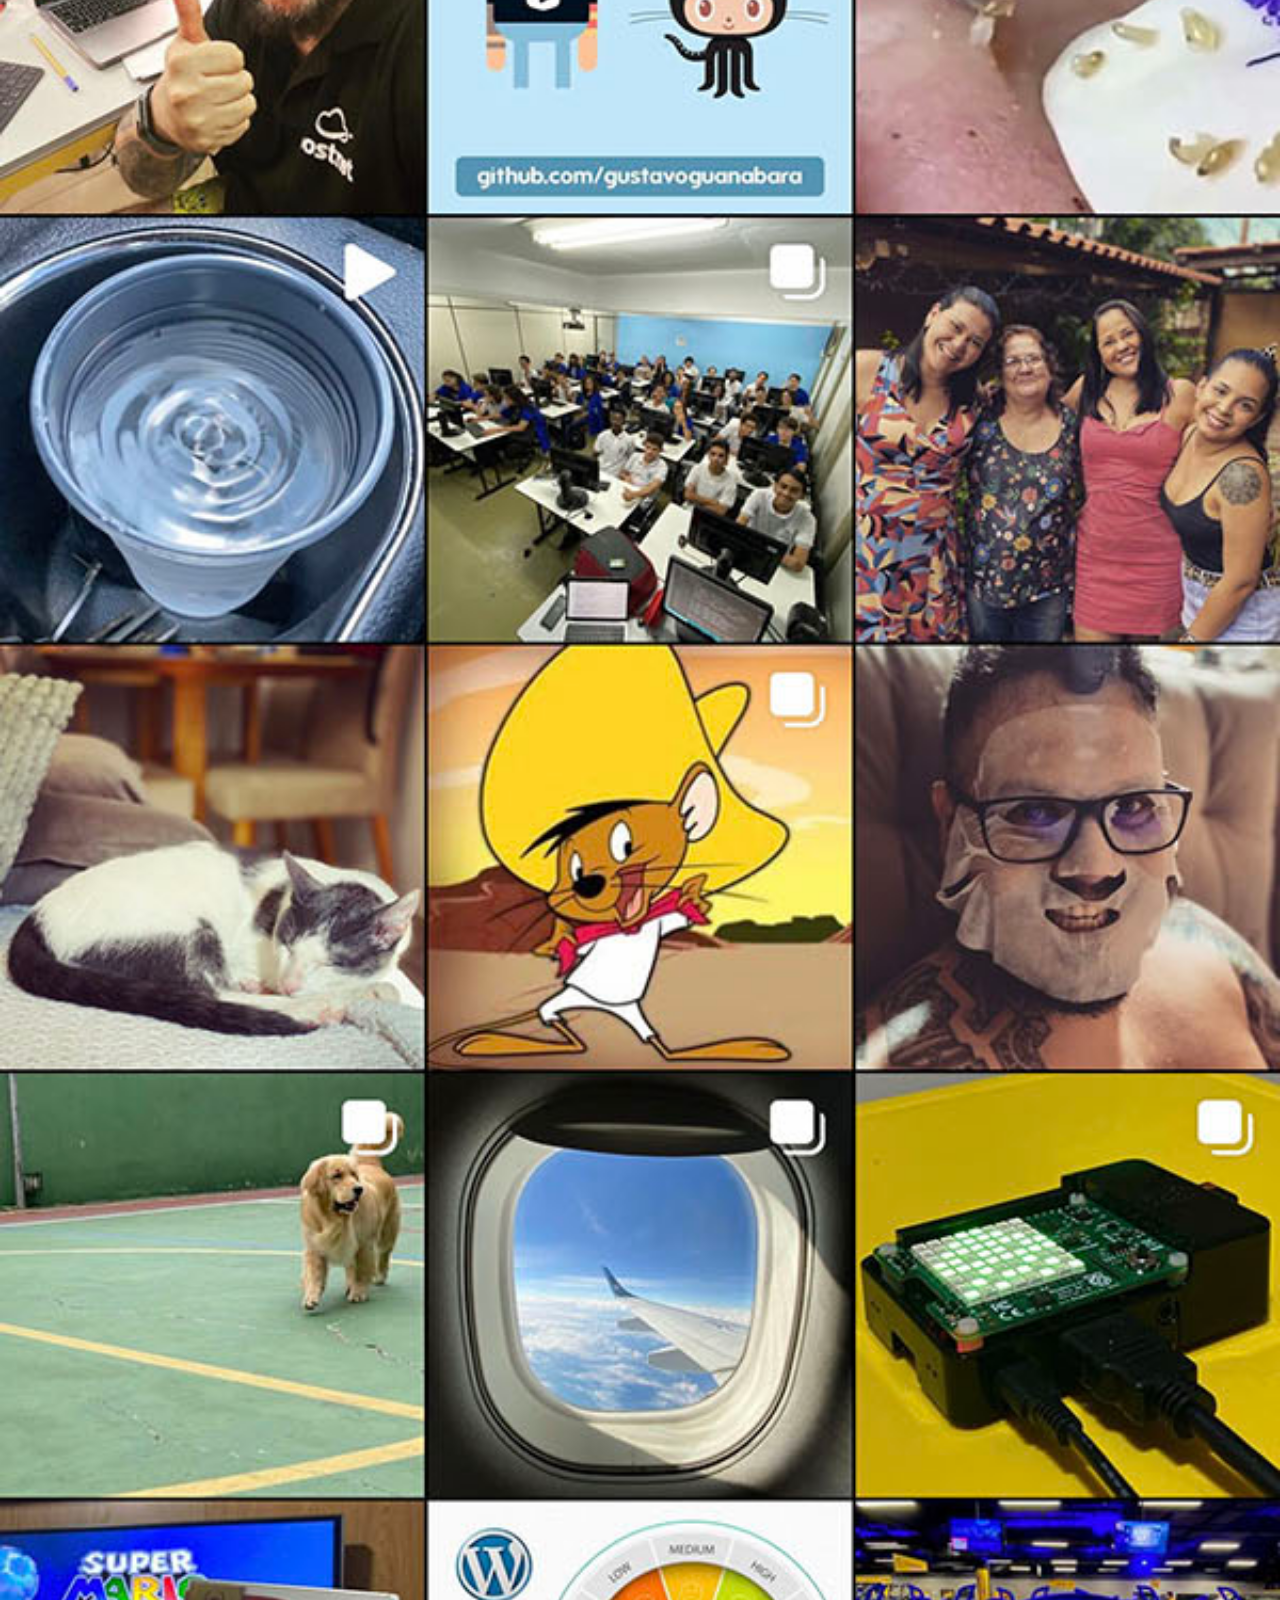
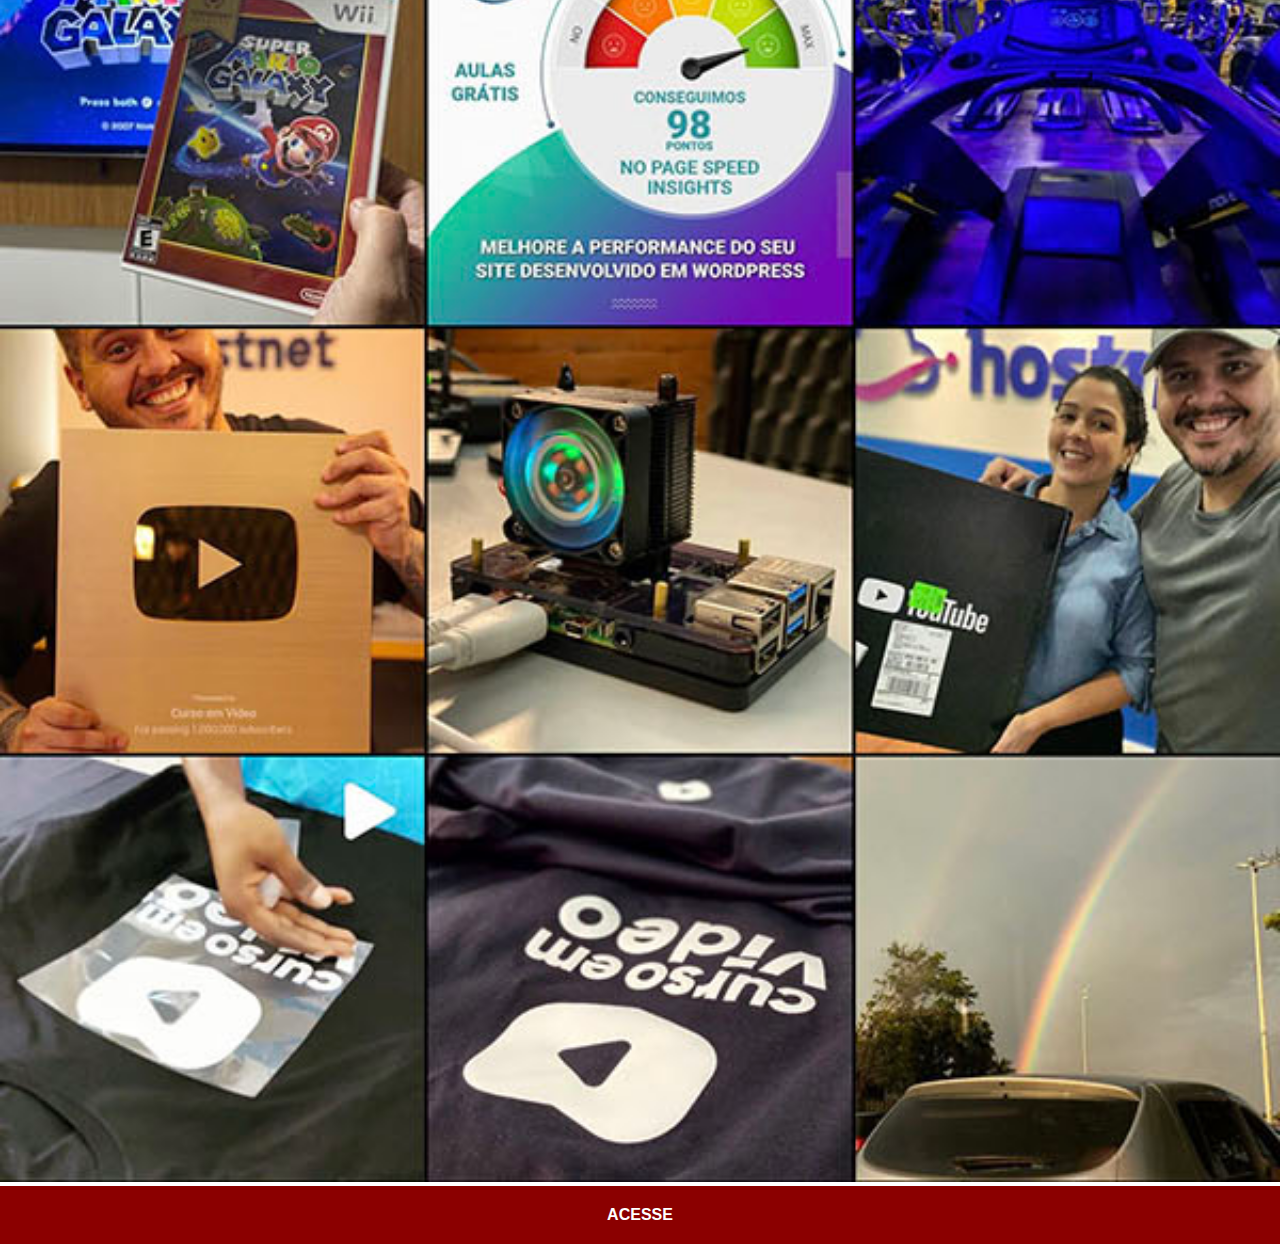
<file: projeto-redesocial/instagram.html>
<!DOCTYPE html>
<html lang="pt-br">
<head>
    <meta charset="UTF-8">
    <meta name="viewport" content="width=device-width, initial-scale=1.0">
    <title>Instagram</title>
    <link rel="stylesheet" href="estilos/social.css">
</head>
<body>
    <img src="imagens/tela-instagram.jpg" alt=""Instagram>
    <a href="https://instagram.com/" target="_blank">ACESSE</a>
</body>
</html>
</file>
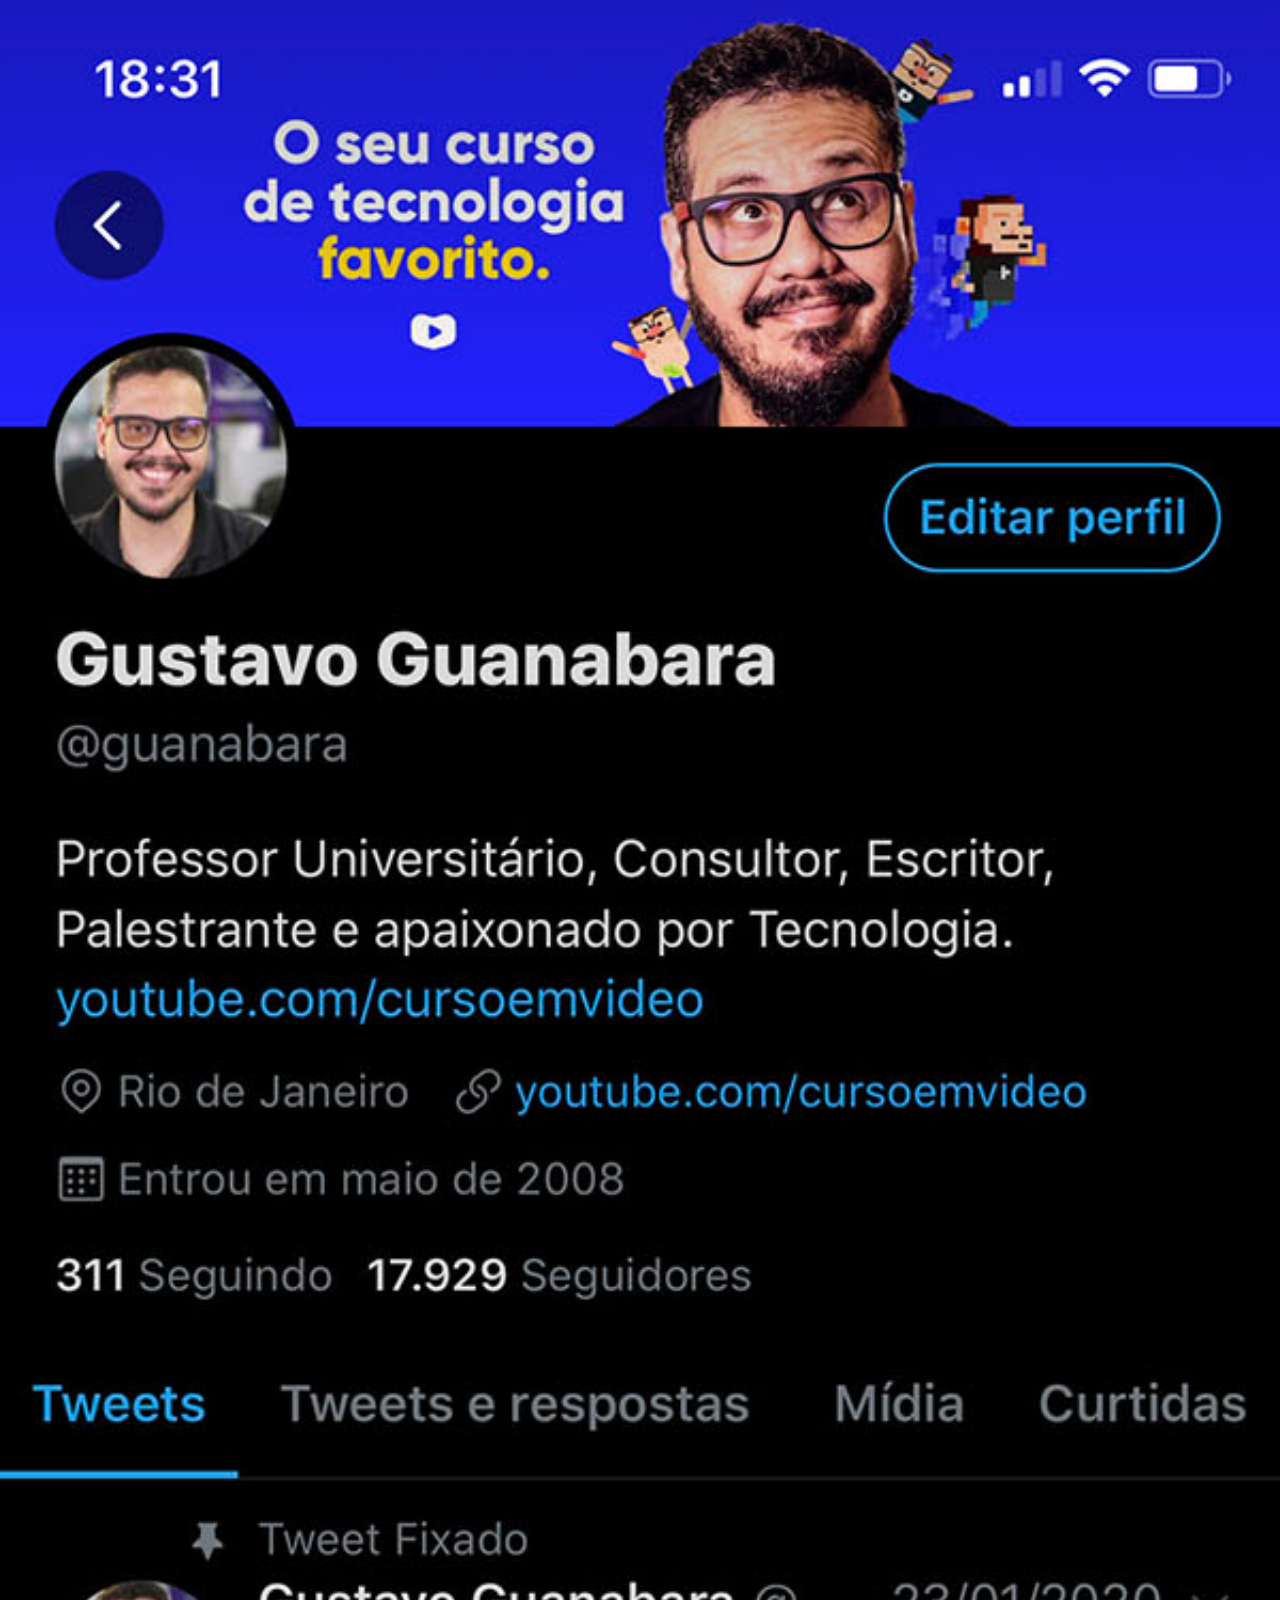
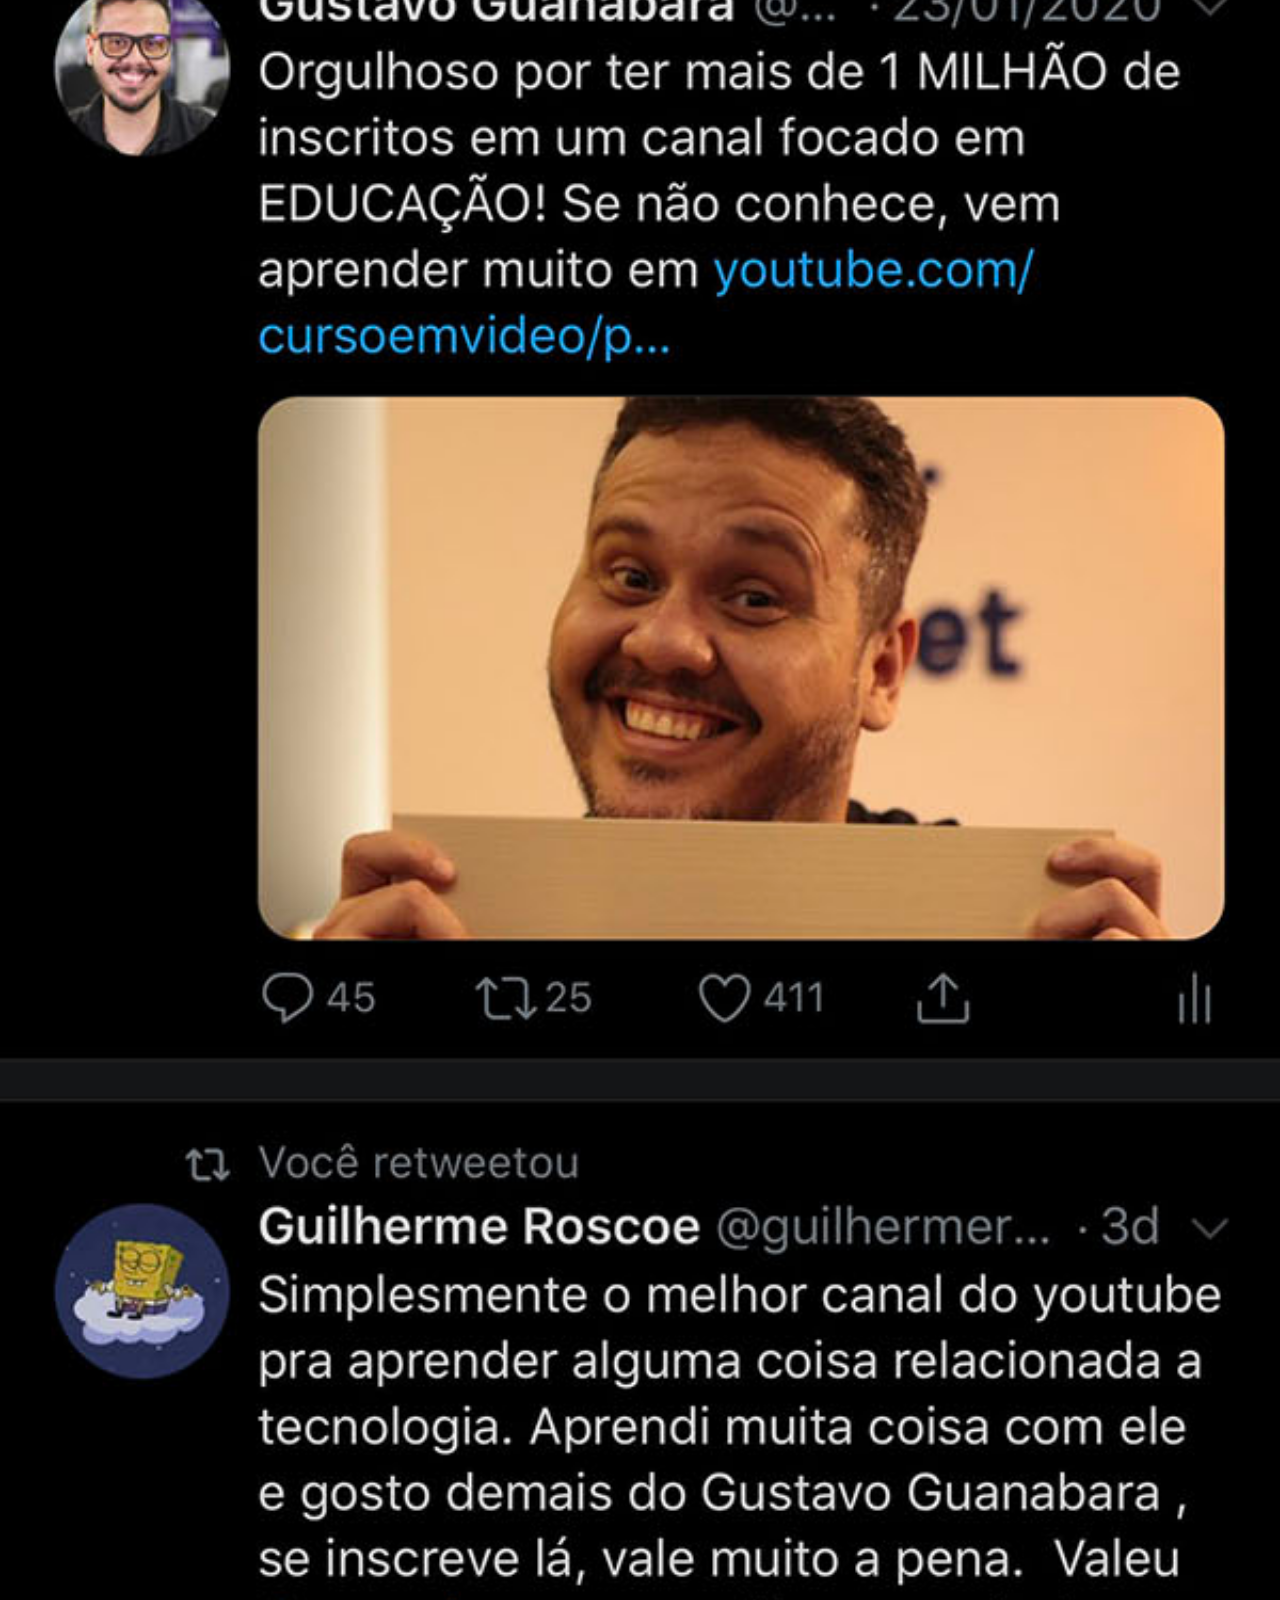
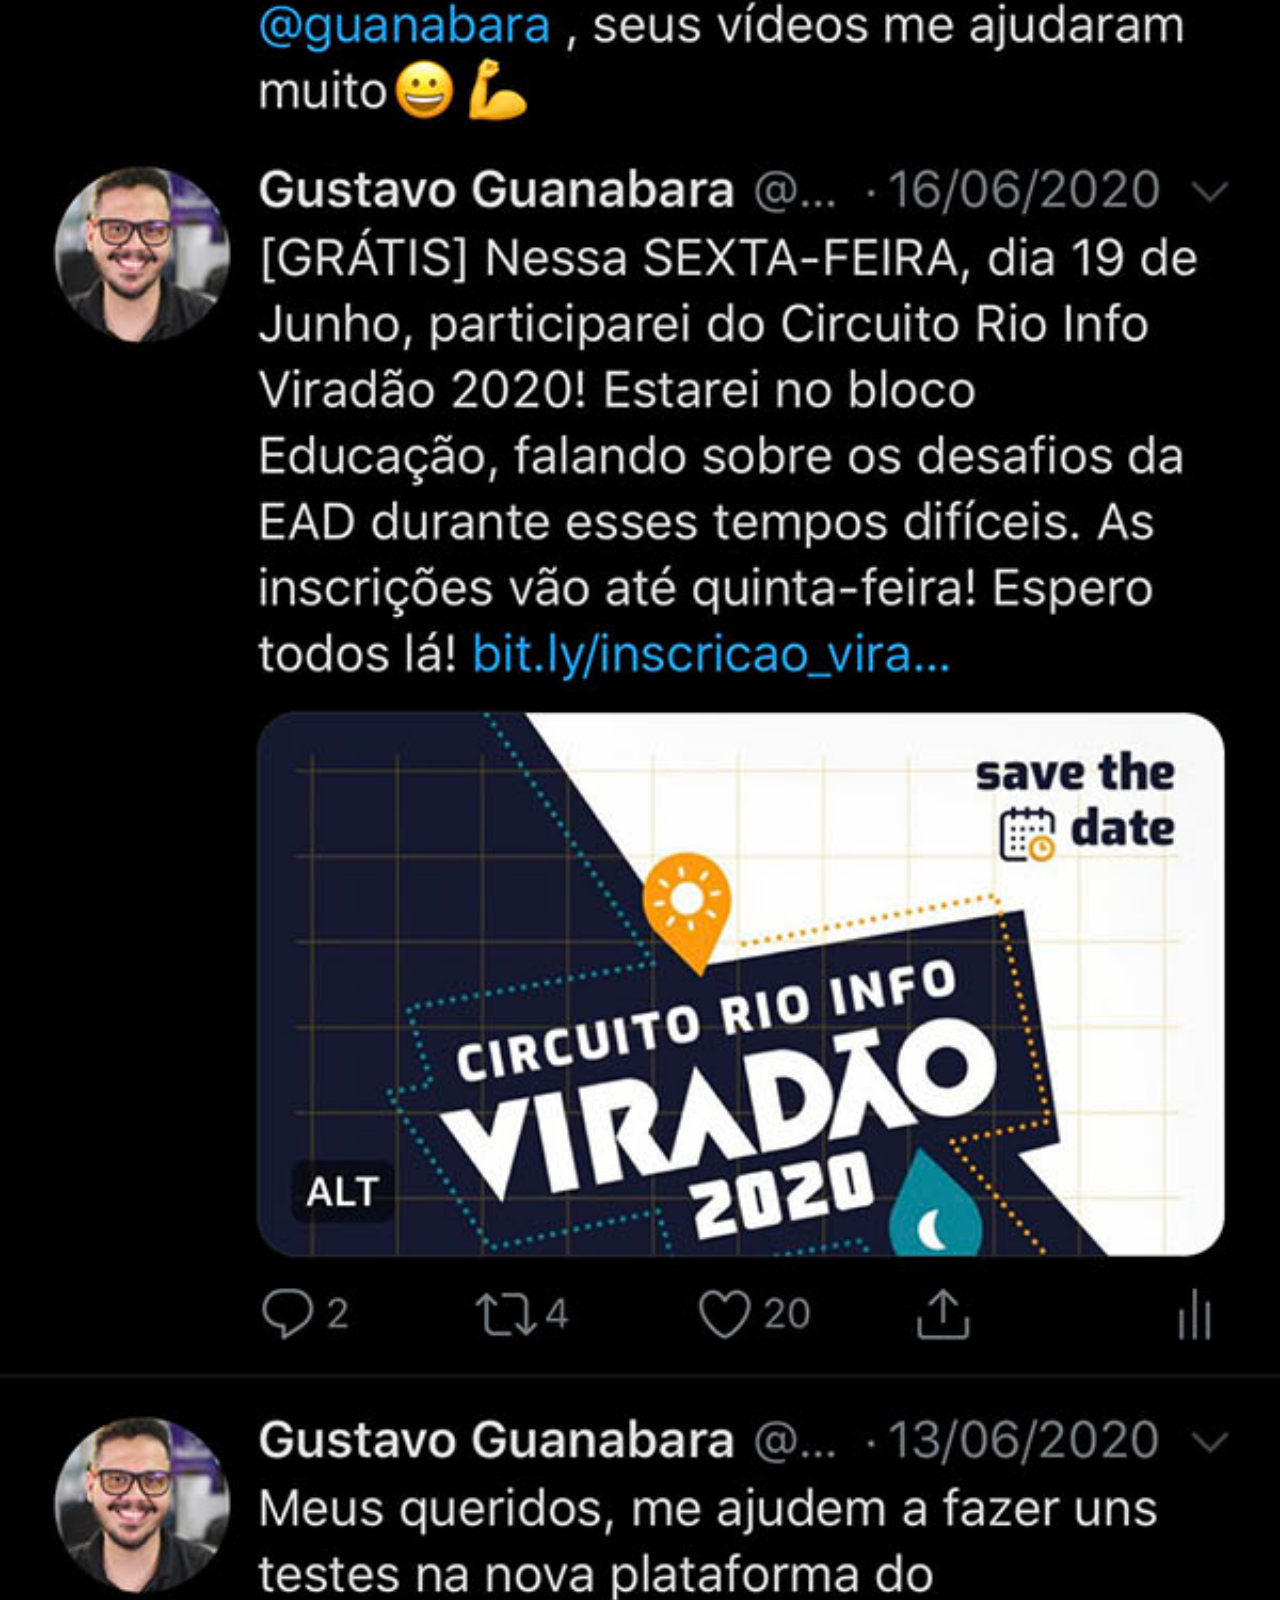
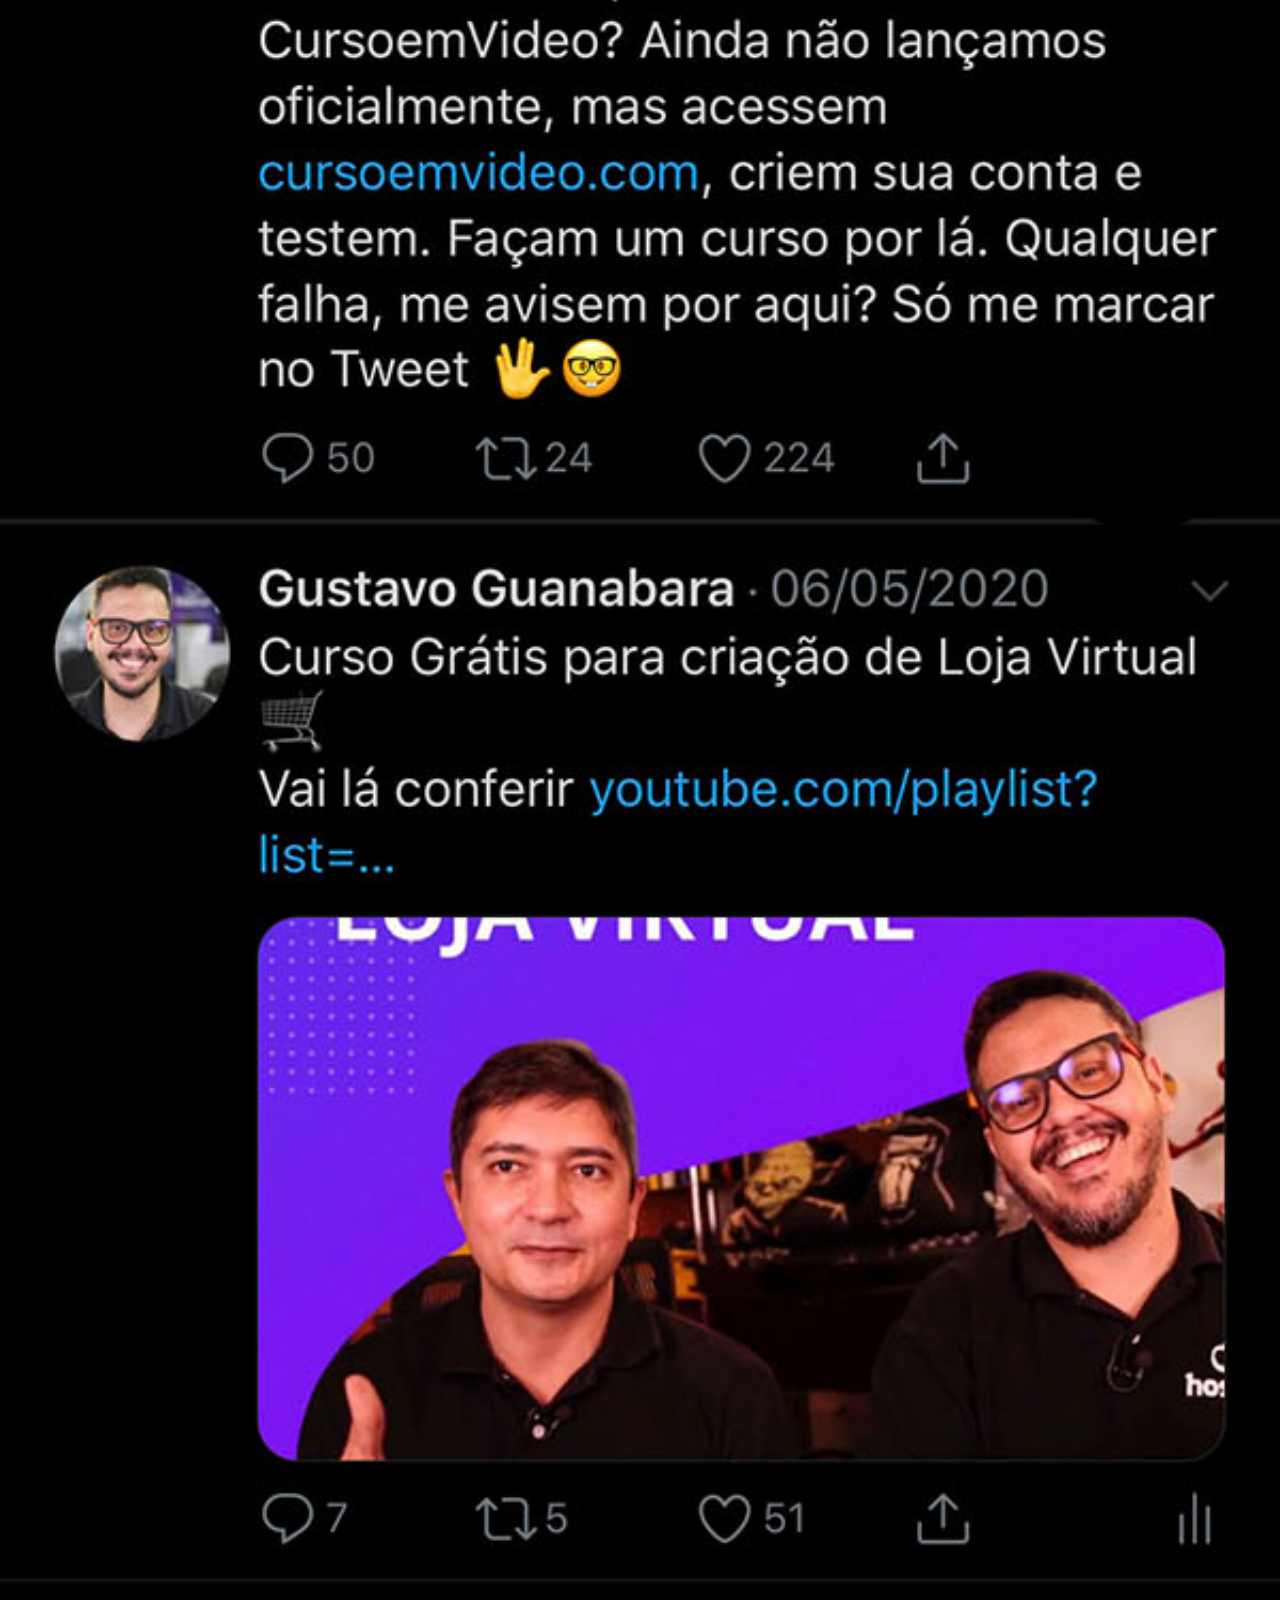
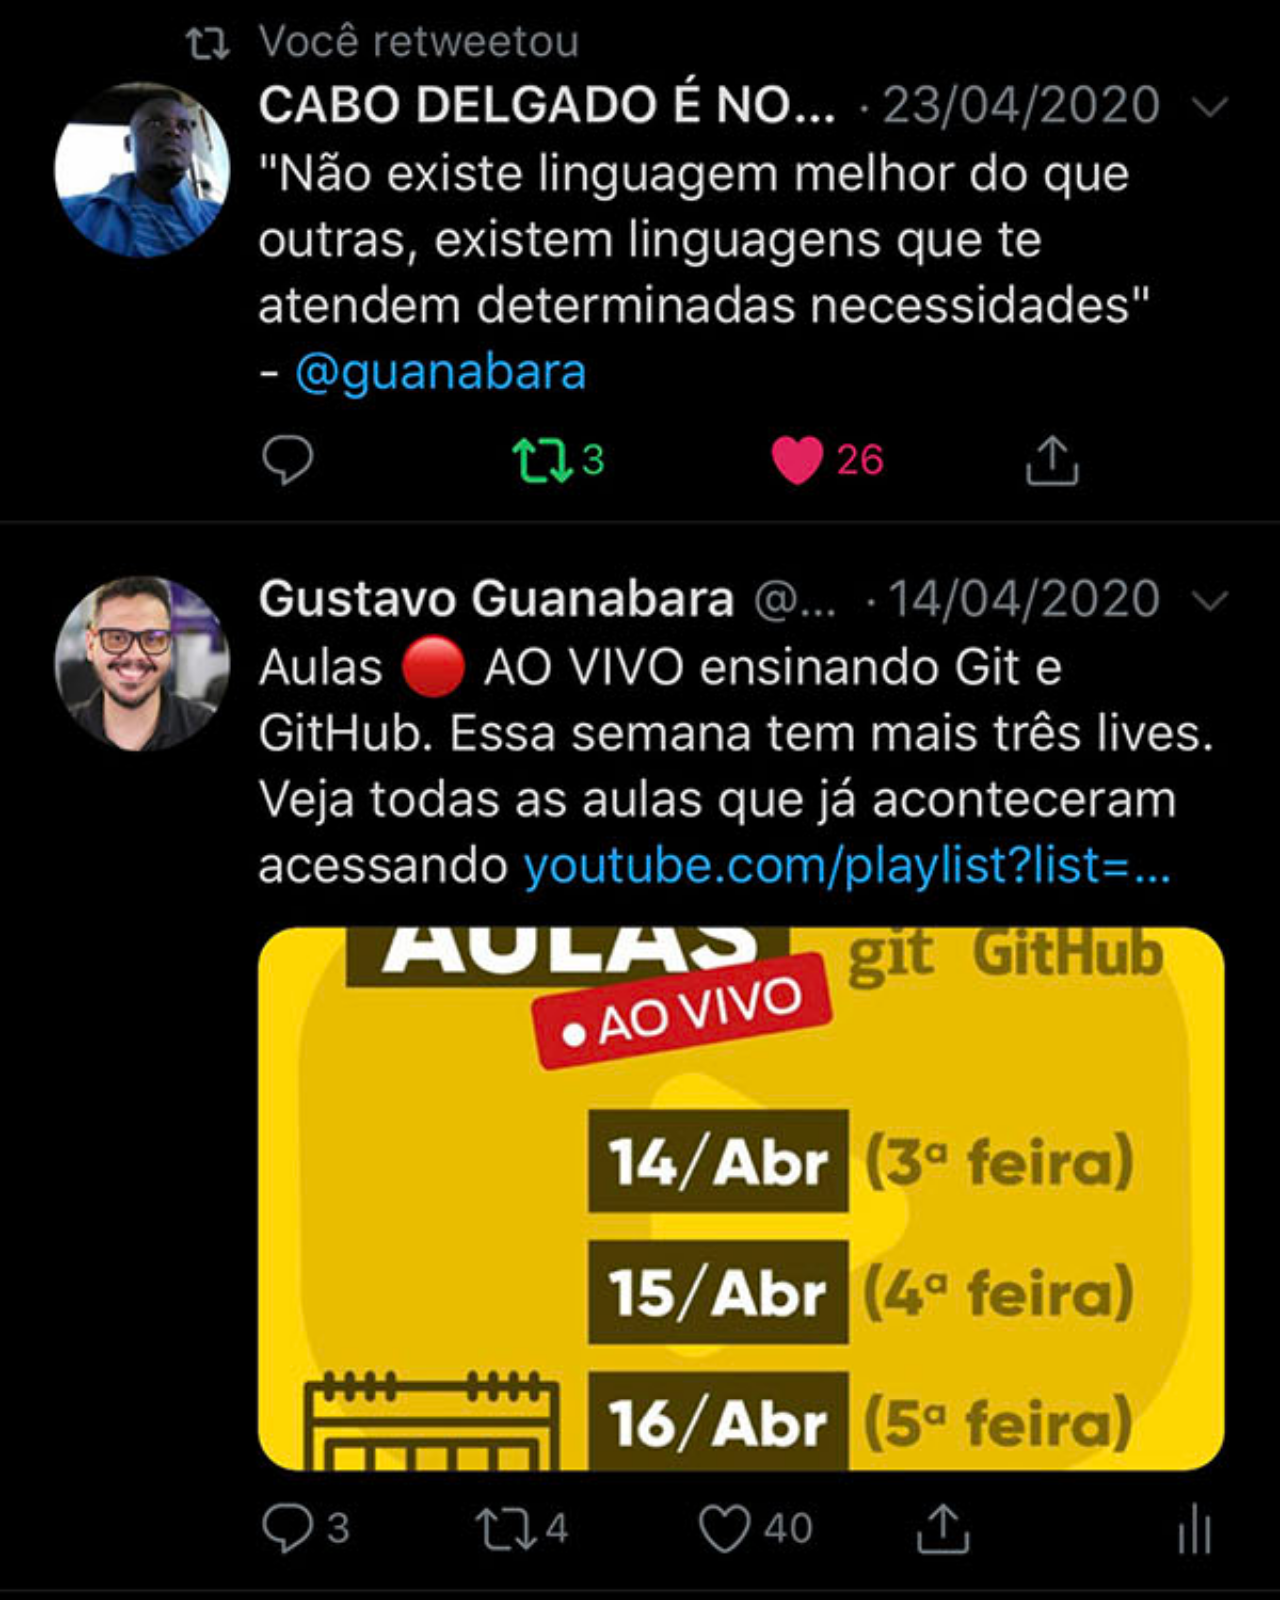
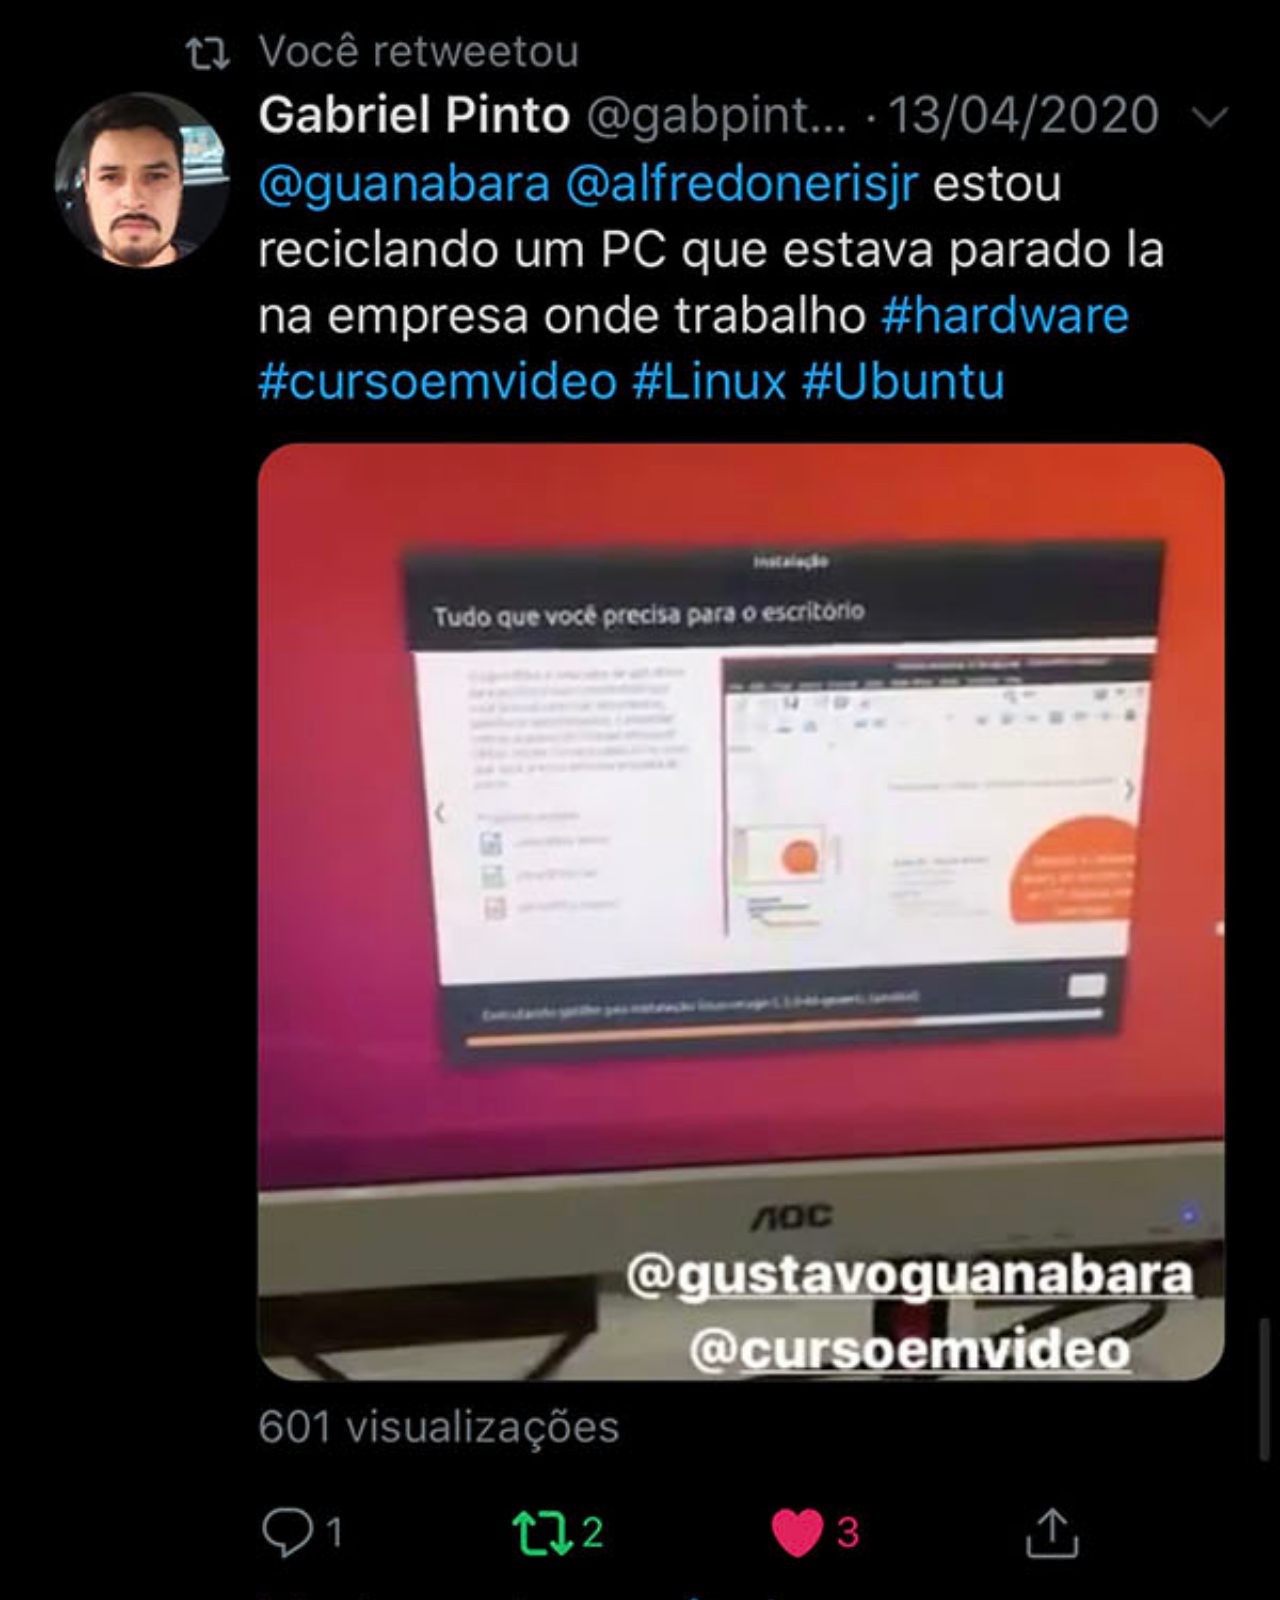
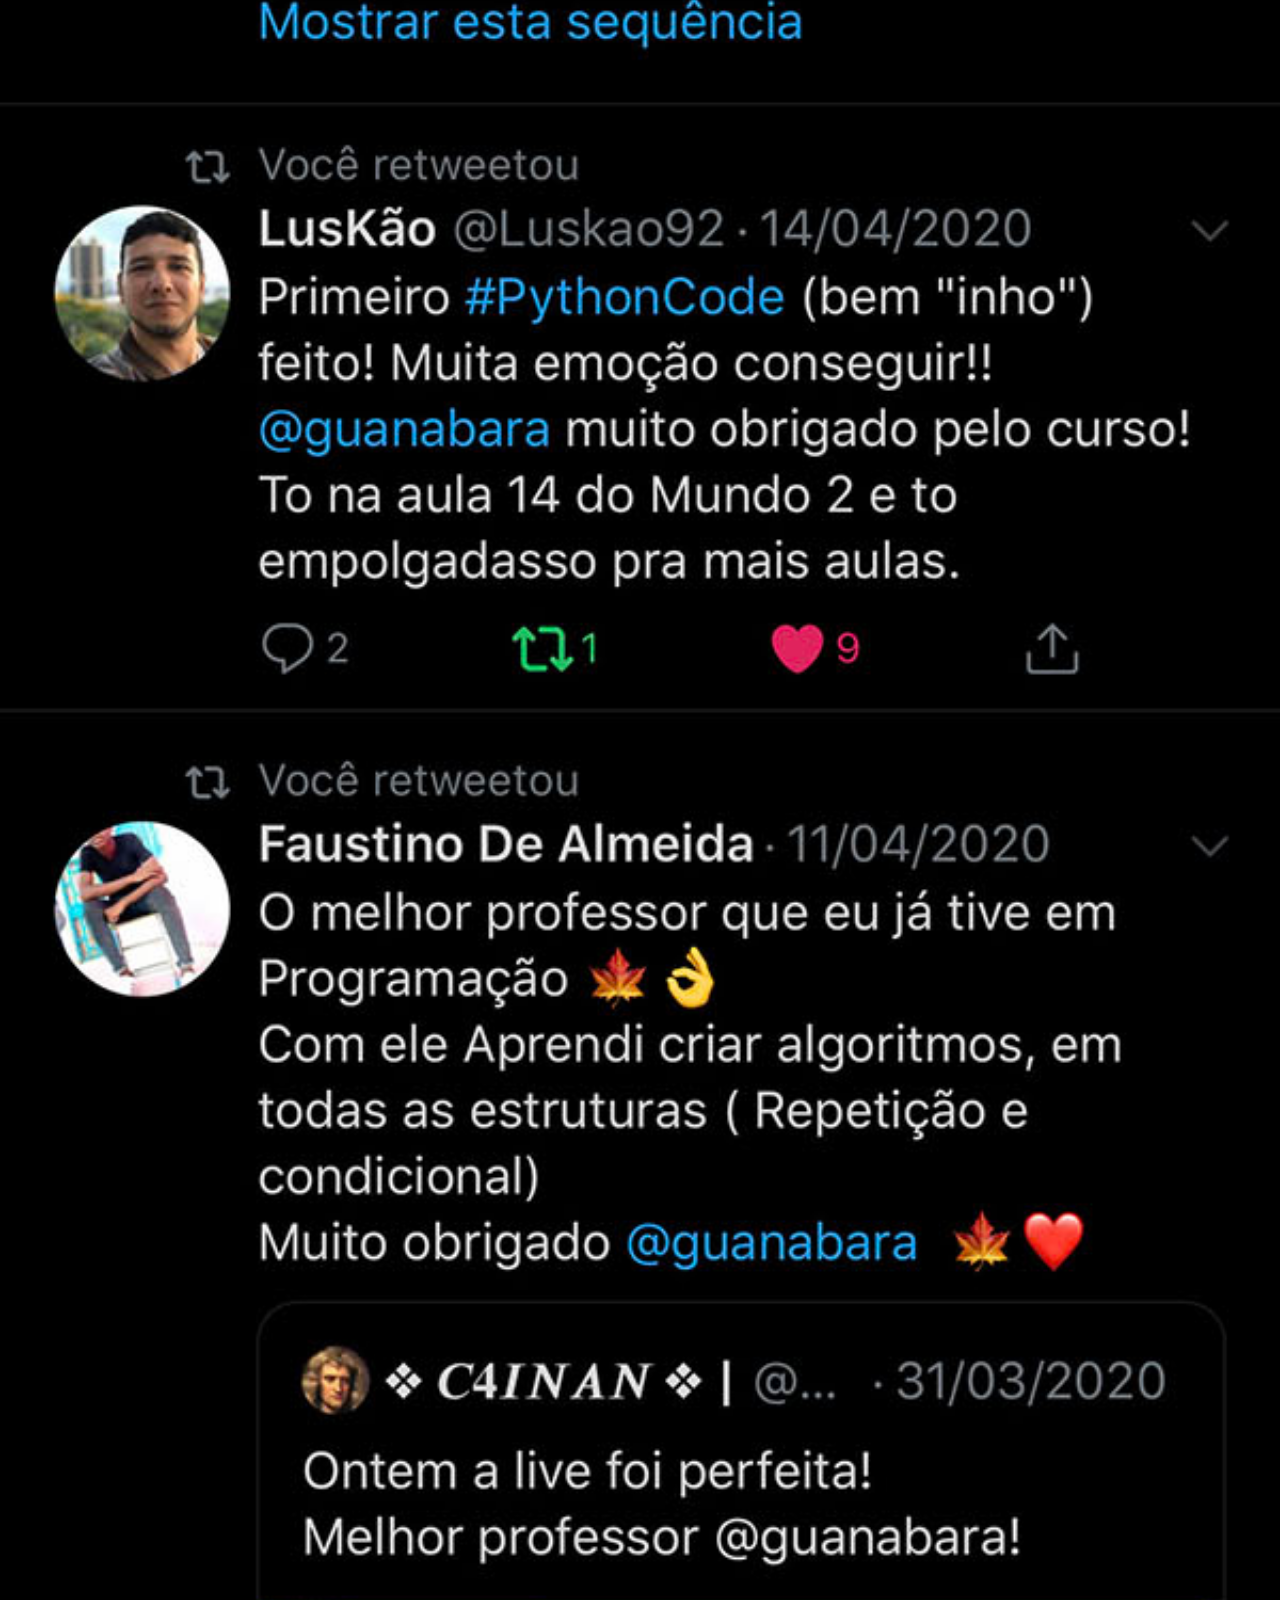
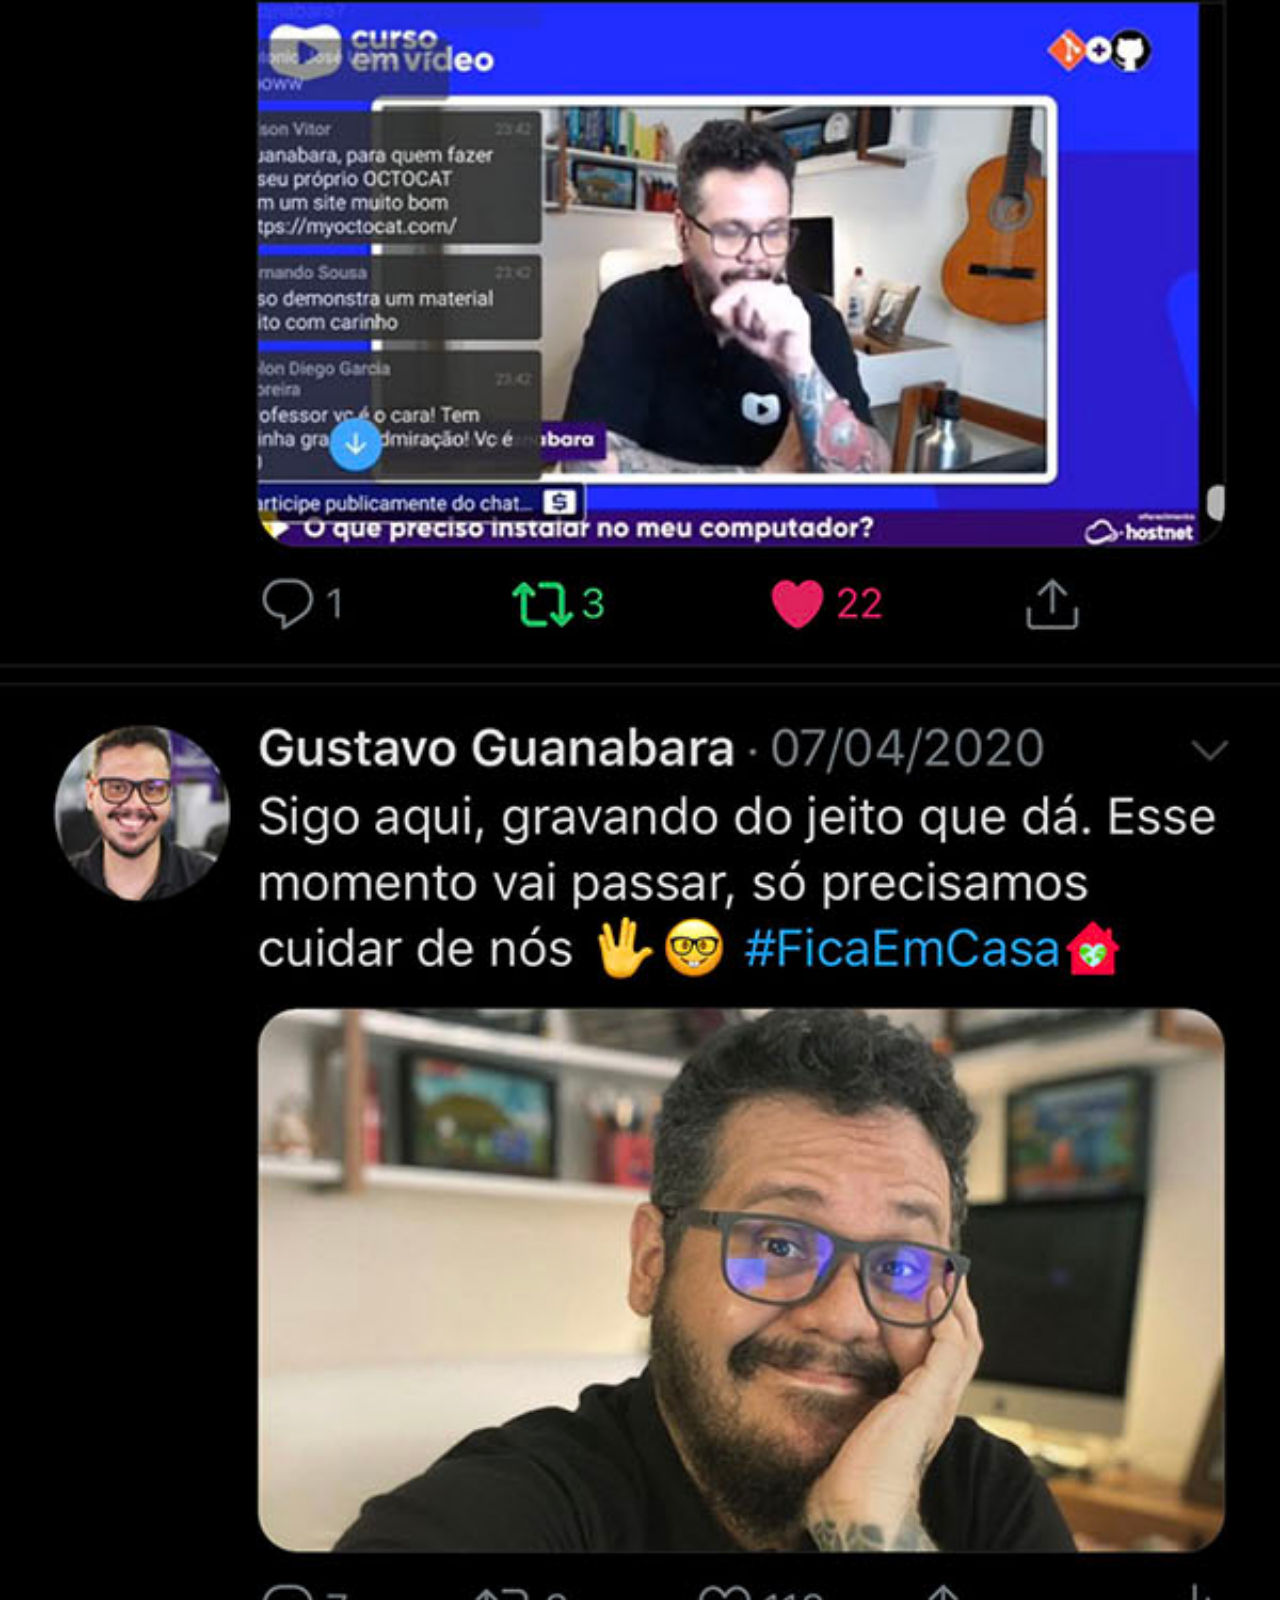
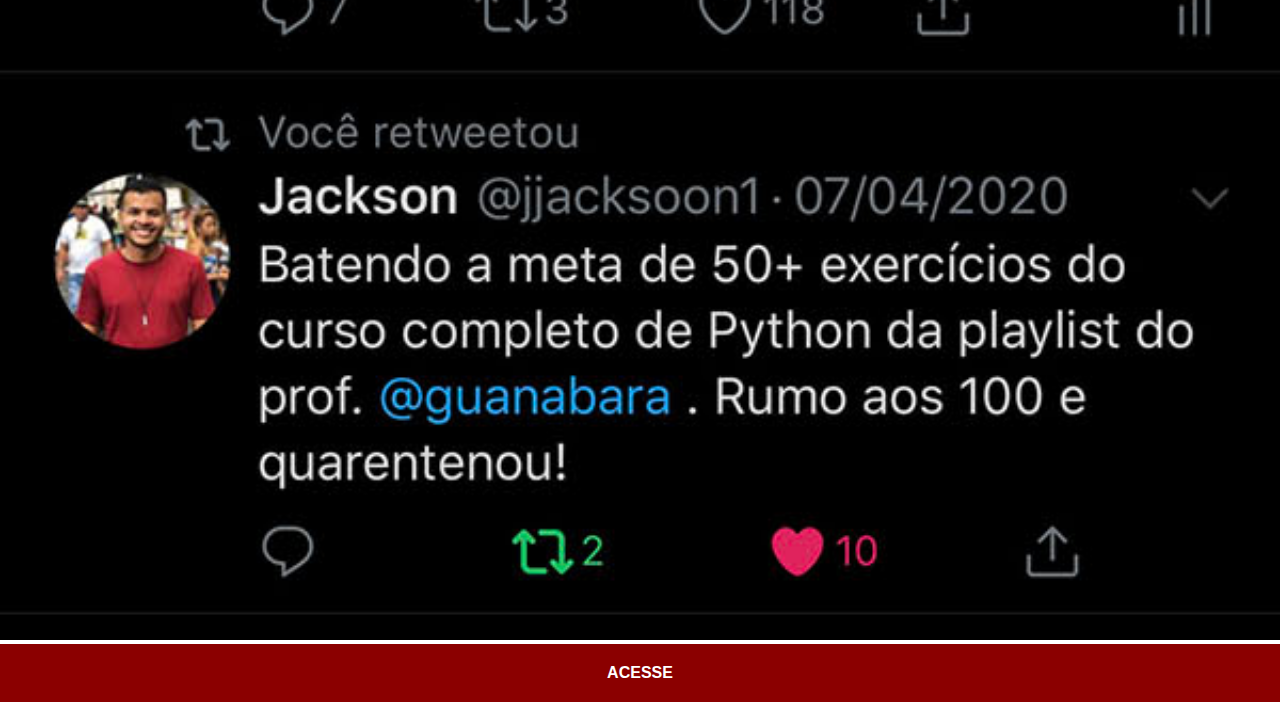
<file: projeto-redesocial/twitter.html>
<!DOCTYPE html>
<html lang="pt-br">
<head>
    <meta charset="UTF-8">
    <meta name="viewport" content="width=device-width, initial-scale=1.0">
    <title>X</title>
    <link rel="stylesheet" href="estilos/social.css">
</head>
<body>
    <img src="imagens/tela-twitter.jpg" alt="x">
    <a href="https://x.com/" target="_blank">ACESSE</a>
</body>
</html>
</file>
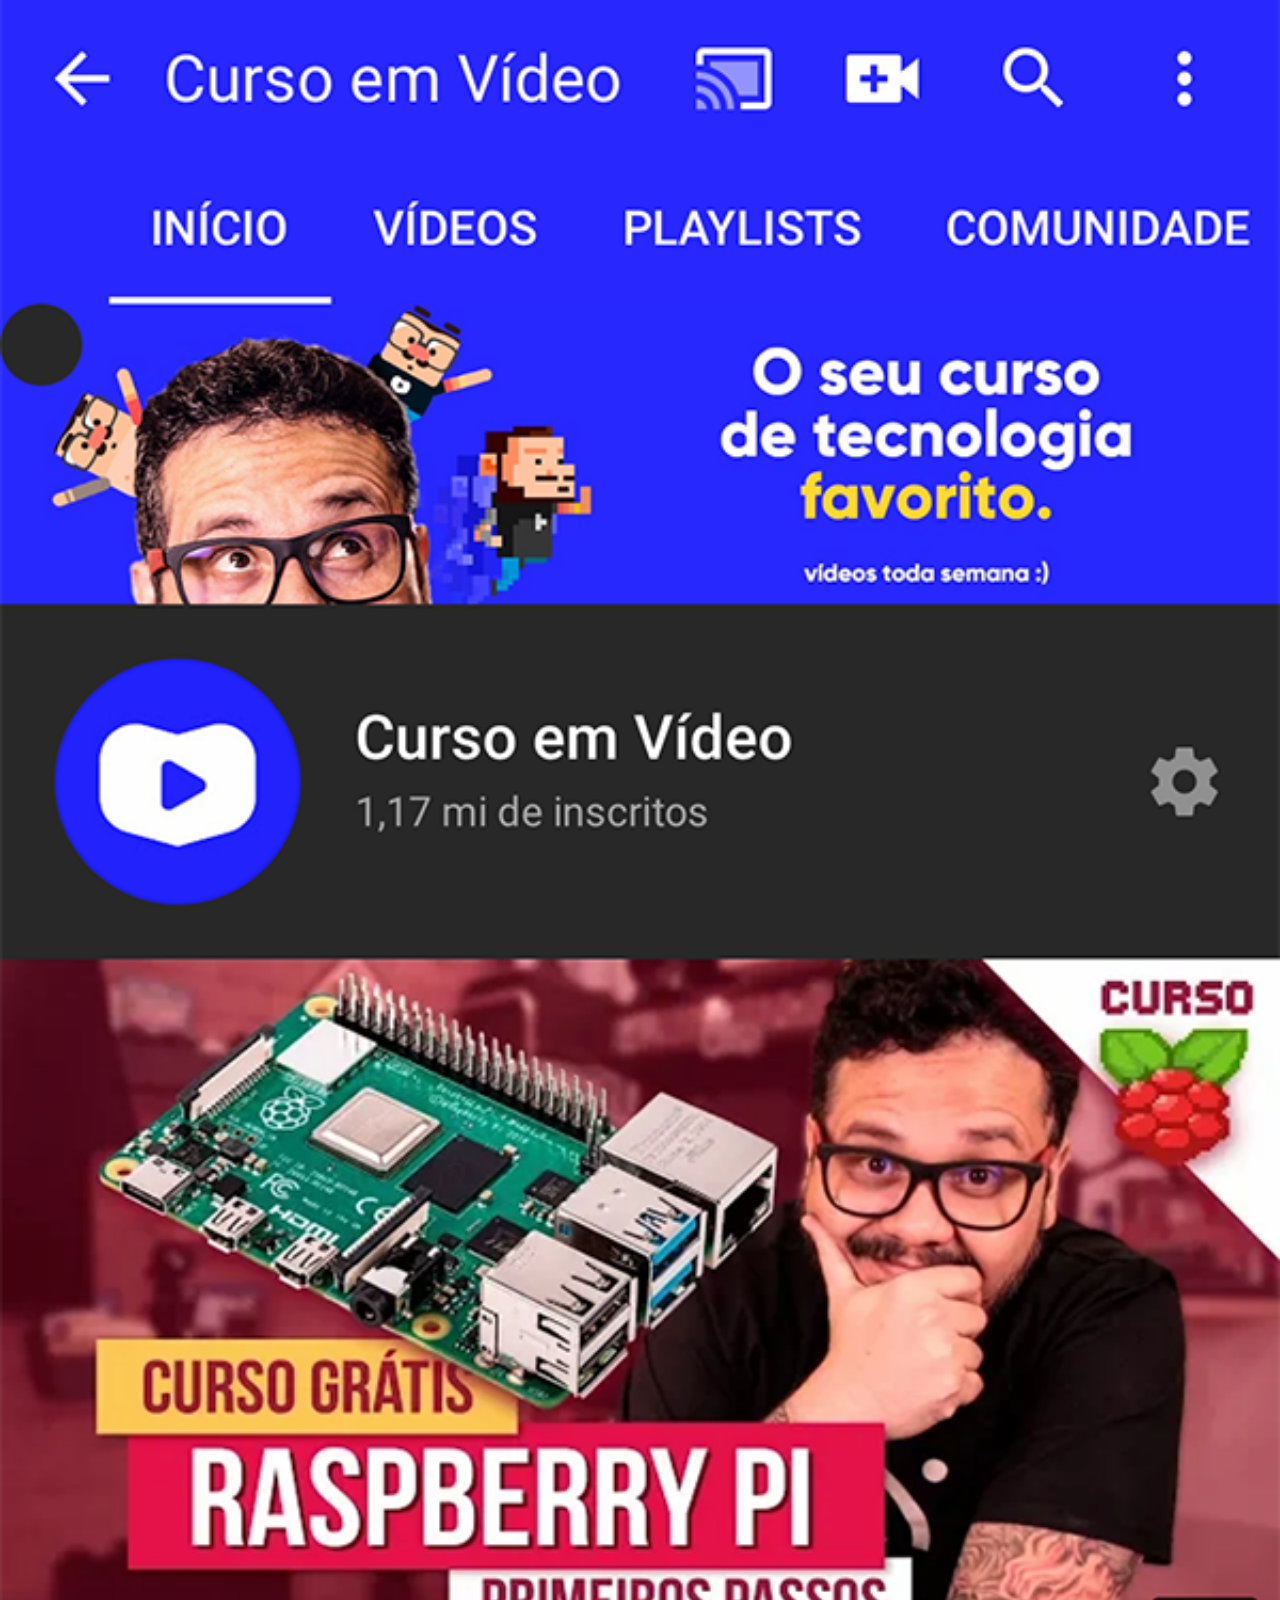
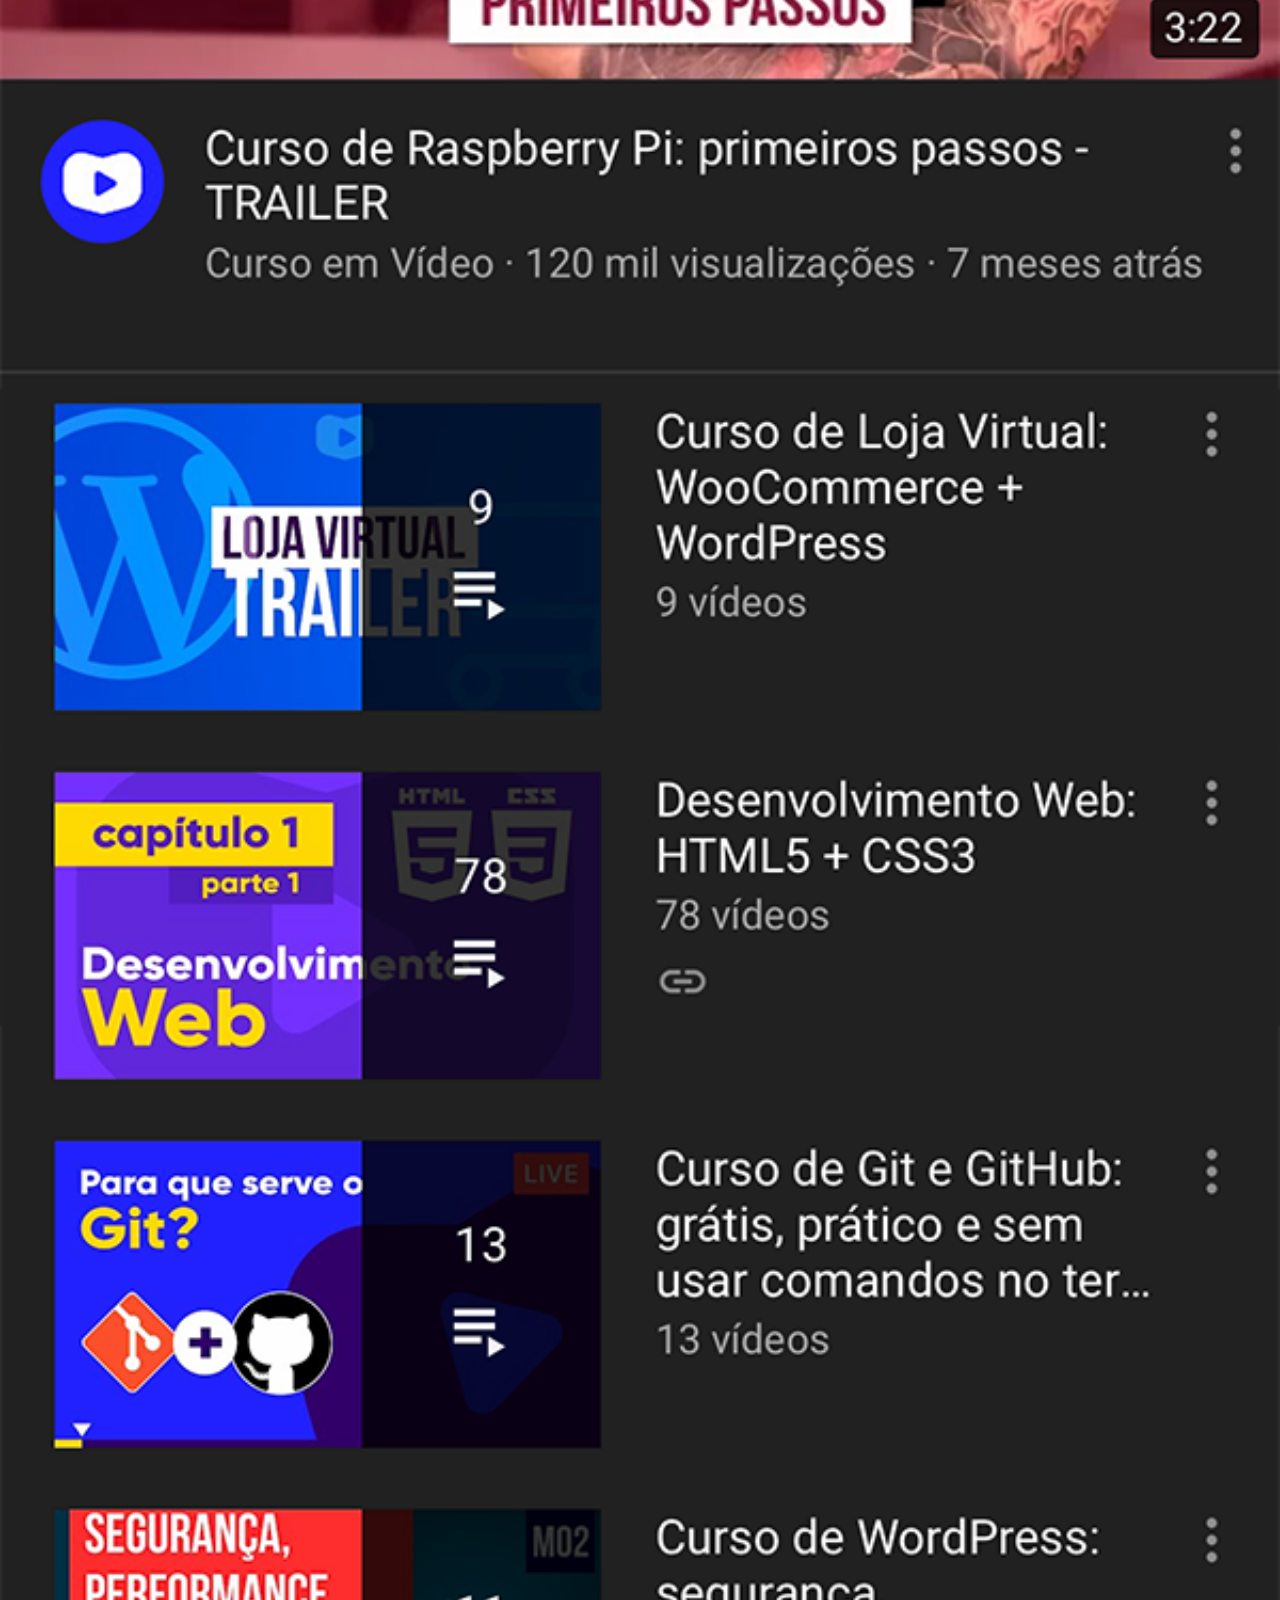
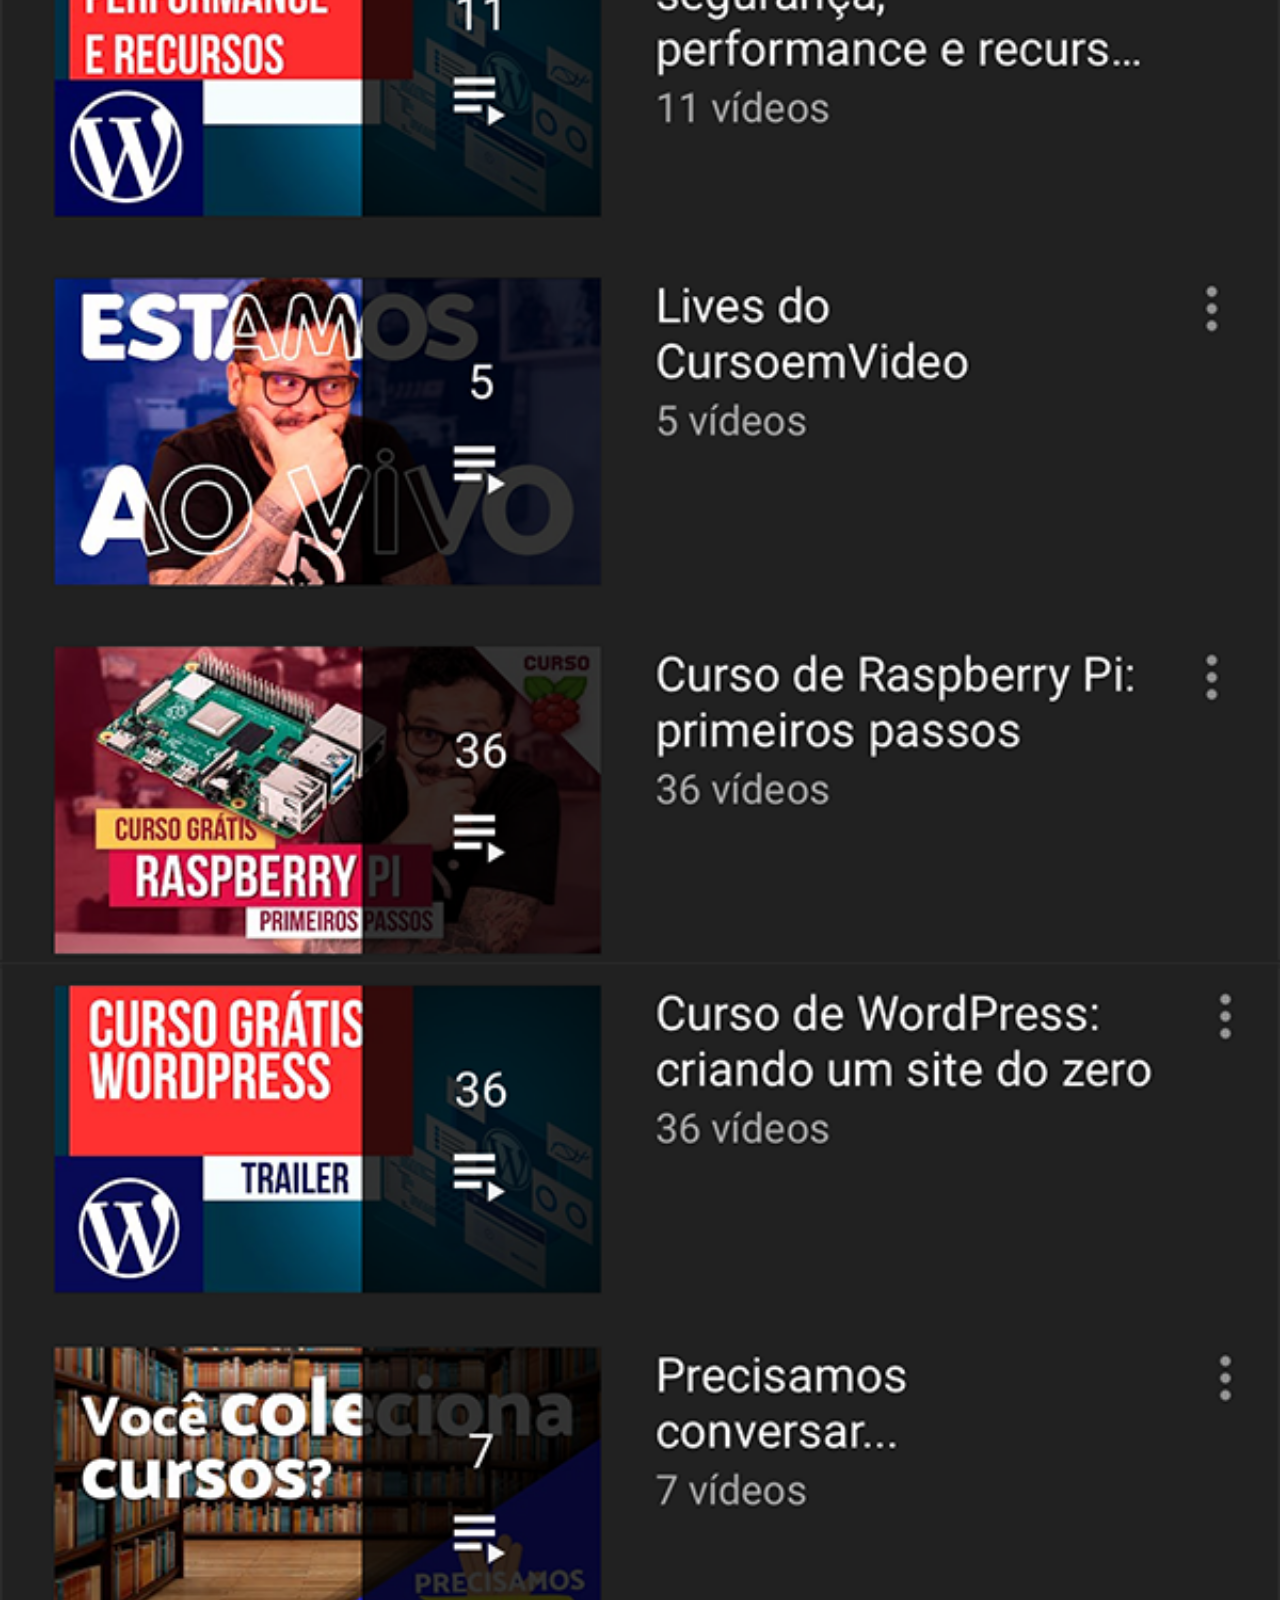
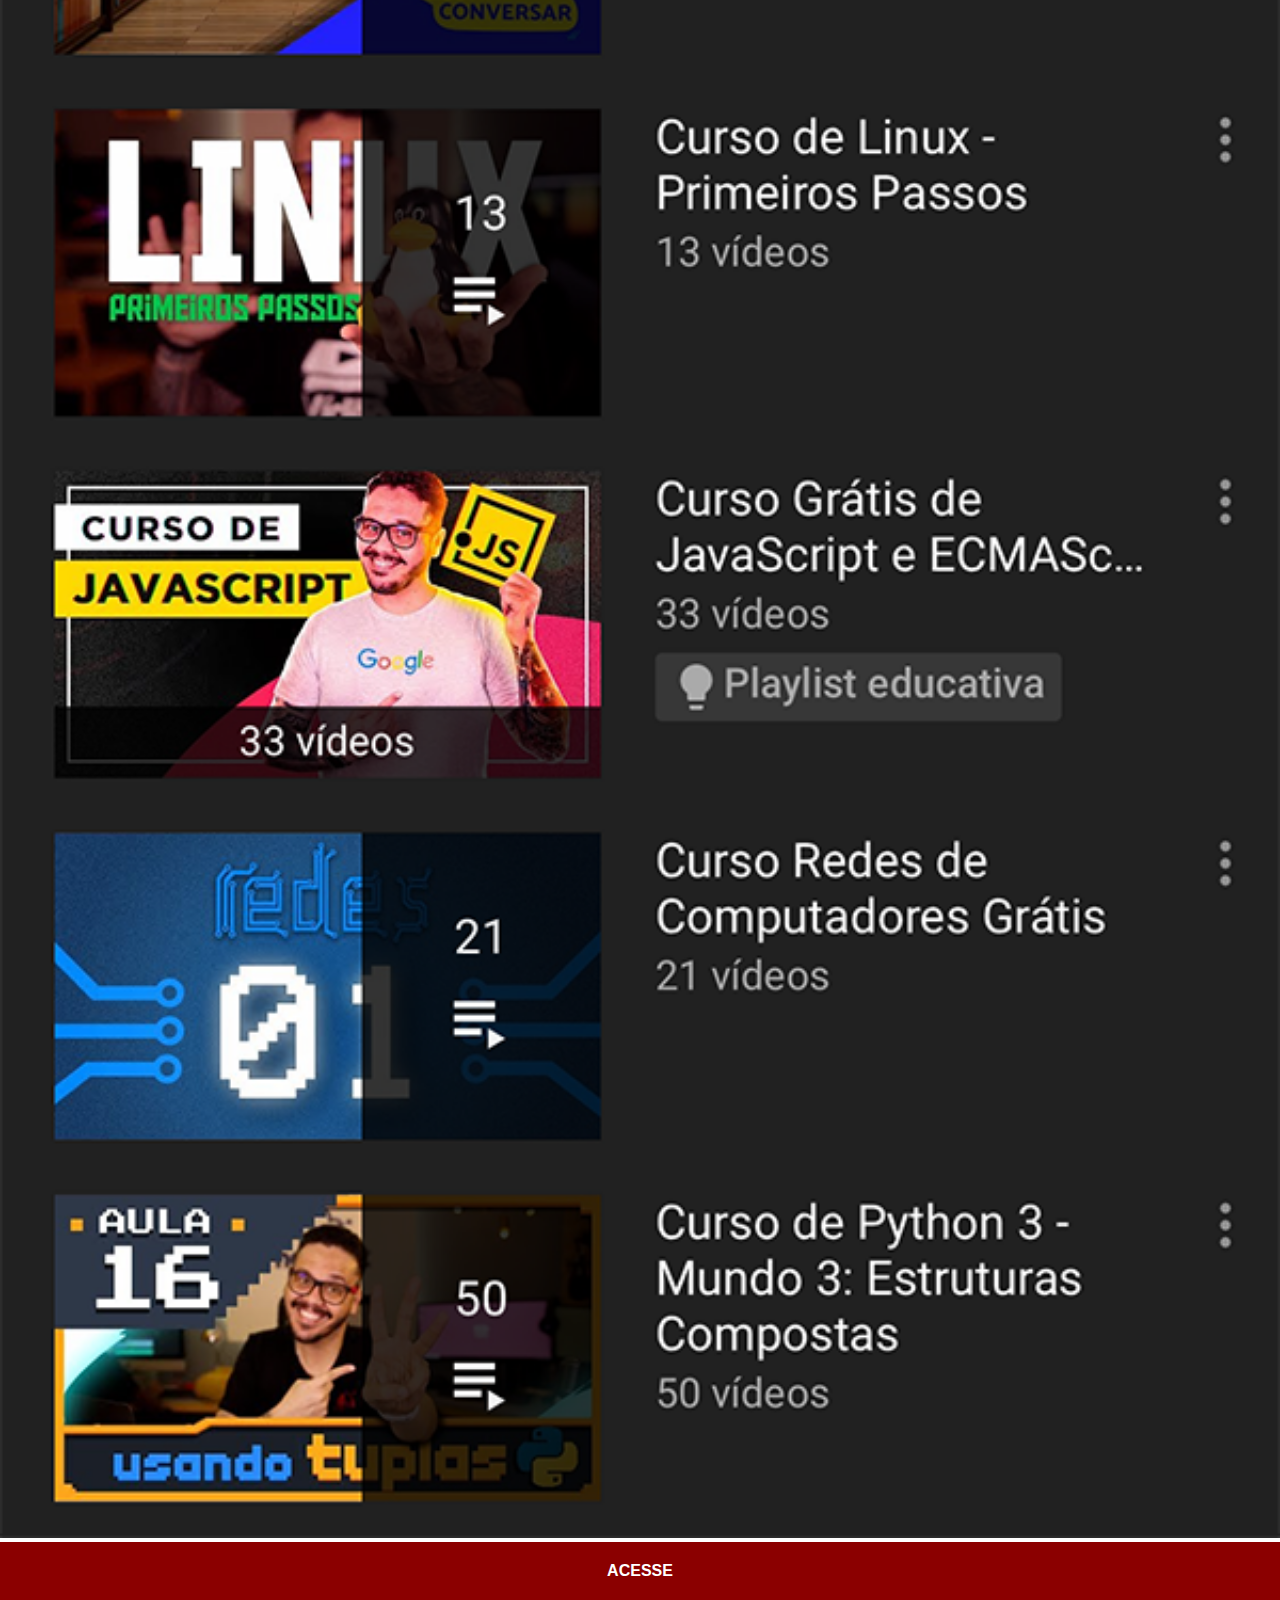
<file: projeto-redesocial/youtube.html>
<!DOCTYPE html>
<html lang="pt-br">
<head>
    <meta charset="UTF-8">
    <meta name="viewport" content="width=device-width, initial-scale=1.0">
    <title>Youtube</title>
    <style>
        * {
            margin: 0px;
            padding: 0px;
            font-family: Arial, Helvetica, sans-serif;
        }

        ::-webkit-scrollbar {
            width: 0px;
            height: 0px
        }
        
        img {
            width: 100vw;
            
        }
        
        a {
            display: block;
            background-color: darkred;
            color: white;
            padding: 20px;
            text-align: center;
            font-weight: bolder;
            text-decoration: none;
        }
    </style>
</head>
<body>
    <img src="imagens/tela-youtube.png" alt="">
    <a href="https://www.youtube.com/watch?v=QoTfOVYXmUc&list=PLHz_AreHm4dl8FBQLBC0bWSdL2FGmZnne">ACESSE</a>
</body>
</html>
</file>
<file: projeto-redesocial/estilos/style.css>
@charset "UTF-8"; 

*{
    margin: 0px;
    padding: 0px;
}

html,body {
    height: 100vh;
    width: 100vw;
    background-color: black;
}

main,body {
    height: 100vh;
    position: relative;
    background-color: rgba(10, 10, 10, 0.014);
}

body {
    background: url('../imagens/fundo-madeira.jpg')no-repeat top center;
    background-size: cover;
    background-attachment: fixed;
    background-size: cover;
}

section#telefone {
    position: absolute;
    top: 50%;
    left: 50%;
    transform: translate(-50%, -50%);
    
    height: 627px;
    width: 311px;
    background-color: blue;
    background: url('../imagens/frame-iphone.png') no-repeat;
}

iframe#tela {
    position: relative;
    top: 80px;
    left: 22px;
    width: 267px;
    height: 471px;
}

section#redes-sociais {
    text-align: right;
}
section#redes-sociais img {
    width: 50px;
    margin: 10px;
    border-radius: 50%;
    box-shadow: 2px 2px 5px rgba(0, 0, 0, 0.795);
    /*  Configuração para a borda fazer parte da caixa.*/
    box-sizing: border-box;
    
}

section#redes-sociais img:hover {
    border: 2px solid white;
    transform: translate(-3px, -3px);
    box-shadow: 5px 5px 5px black;
    transition: transform 0.4s, border 0.6s;
}
</file>
<file: projeto-redesocial/estilos/social.css>
@charset "UTF-8";

* {
    margin: 0px;
    padding: 0px;
    font-family: Arial, Helvetica, sans-serif;
}

::-webkit-scrollbar {
    width: 0px;
    height: 0px
}

img {
    width: 100vw; 
}

a {
    display: block;
    background-color: darkred;
    color: white;
    padding: 20px;
    text-align: center;
    font-weight: bolder;
    text-decoration: none;
}

a:hover {
    background-color: red;
}
</file>
